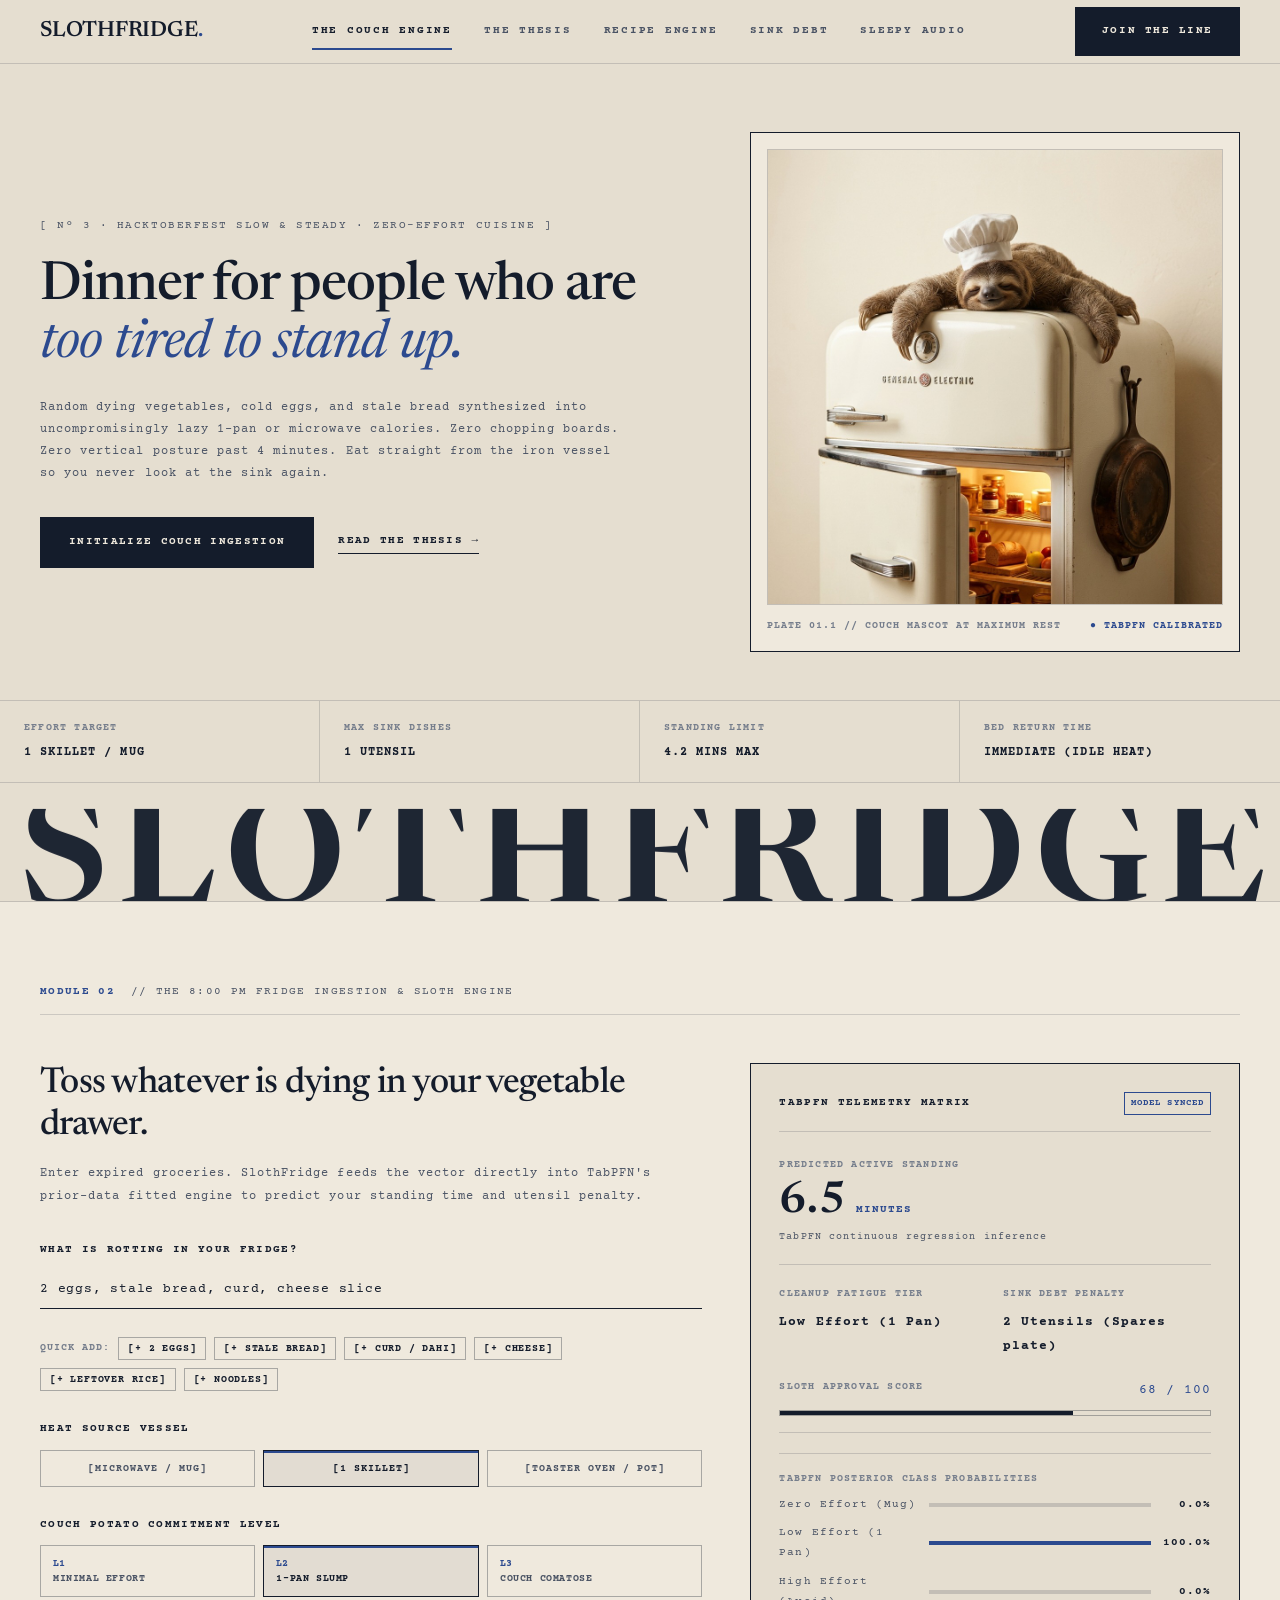
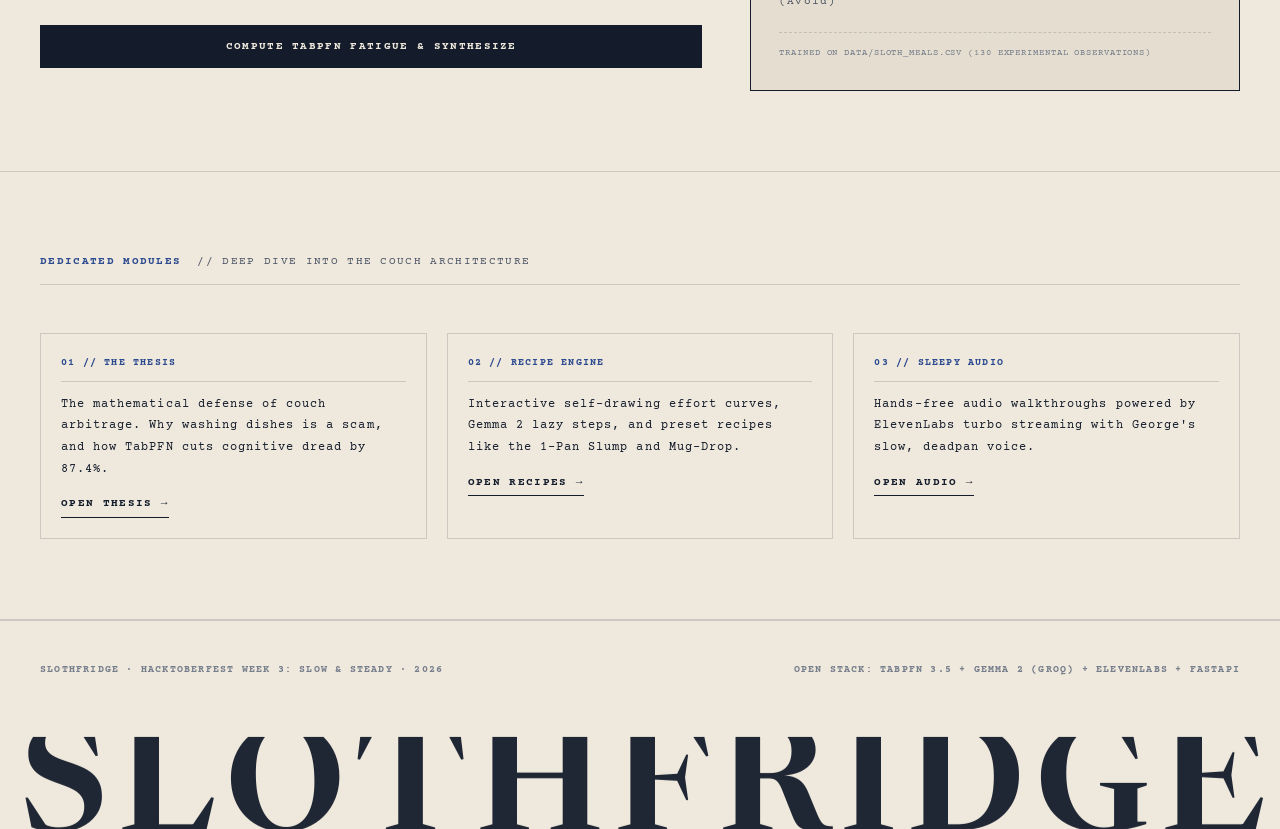
<file: static/index.html>
<!DOCTYPE html>
<html lang="en">
<head>
  <meta charset="UTF-8">
  <meta name="viewport" content="width=device-width, initial-scale=1.0">
  <title>SlothFridge — The Couch Potato Culinary Copilot</title>
  <meta name="description" content="An uncompromisingly lazy 1-pan or microwave culinary engine powered by TabPFN fatigue predictions, Gemma 2 recipe synthesis, and ElevenLabs sleepy audio.">

  <!-- Typography -->
  <link rel="preconnect" href="https://fonts.googleapis.com">
  <link rel="preconnect" href="https://fonts.gstatic.com" crossorigin>
  <link href="https://fonts.googleapis.com/css2?family=Courier+Prime:ital,wght@0,400;0,700;1,400&family=Newsreader:ital,opsz,wght@0,6..72,400;0,6..72,500;0,6..72,600;1,6..72,400;1,6..72,500;1,6..72,600&display=swap" rel="stylesheet">

  <link rel="stylesheet" href="styles.css">
</head>
<body>

  <!-- ==================== 1. NAVBAR (MATCHING REFERENCE IMAGE) ==================== -->
  <header class="site-header">
    <div class="nav-container">
      <a href="index.html" class="nav-brand">
        <span class="brand-text">SLOTHFRIDGE<span class="brand-dot">.</span></span>
      </a>

      <nav class="nav-links" aria-label="Main Navigation">
        <a href="index.html" class="nav-link active">THE COUCH ENGINE</a>
        <a href="thesis.html" class="nav-link">THE THESIS</a>
        <a href="recipes.html" class="nav-link">RECIPE ENGINE</a>
        <a href="sink-debt.html" class="nav-link">SINK DEBT</a>
        <a href="audio.html" class="nav-link">SLEEPY AUDIO</a>
      </nav>

      <!-- Prominent dark rectangular block CTA matching reference image -->
      <a href="#ingestion" class="nav-cta-btn">JOIN THE LINE</a>
    </div>
  </header>

  <main>
    <!-- ==================== 2. HERO SECTION WITH IMPRESSIVE SLOTH FRIDGE HERO ==================== -->
    <section id="hero" class="hero-section">
      <div class="hero-main-grid">
        <div class="hero-content">
          <div class="hero-kicker">[ Nº 3 · HACKTOBERFEST SLOW & STEADY · ZERO-EFFORT CUISINE ]</div>

          <h1 class="hero-headline">
            Dinner for people who are <span class="sloth-punchline">too tired to stand up.</span>
          </h1>

          <p class="hero-lede">
            Random dying vegetables, cold eggs, and stale bread synthesized into uncompromisingly lazy 1-pan or microwave calories. Zero chopping boards. Zero vertical posture past 4 minutes. Eat straight from the iron vessel so you never look at the sink again.
          </p>

          <div class="hero-actions">
            <a href="#ingestion" class="btn btn-primary" id="btn-hero-ingest">INITIALIZE COUCH INGESTION</a>
            <a href="thesis.html" class="btn-hairline">READ THE THESIS →</a>
          </div>
        </div>

        <!-- Impressive Sloth Fridge Mascot Display -->
        <div class="hero-visual-card">
          <div class="hero-image-frame">
            <img
              src="assets/sloth_fridge_hero.jpg"
              alt="Sloth Chef Resting on Vintage Refrigerator"
              class="hero-mascot-img"
              loading="eager"
            />
          </div>
          <div class="hero-image-caption">
            <span>PLATE 01.1 // COUCH MASCOT AT MAXIMUM REST</span>
            <span class="caption-tag">● TABPFN CALIBRATED</span>
          </div>
        </div>
      </div>

      <!-- Hero Bottom Telemetry Strip -->
      <div class="hero-telemetry-strip">
        <div class="telemetry-cell">
          <span class="telemetry-label">EFFORT TARGET</span>
          <span class="telemetry-value">1 SKILLET / MUG</span>
        </div>
        <div class="telemetry-cell">
          <span class="telemetry-label">MAX SINK DISHES</span>
          <span class="telemetry-value">1 UTENSIL</span>
        </div>
        <div class="telemetry-cell">
          <span class="telemetry-label">STANDING LIMIT</span>
          <span class="telemetry-value">4.2 MINS MAX</span>
        </div>
        <div class="telemetry-cell">
          <span class="telemetry-label">BED RETURN TIME</span>
          <span class="telemetry-value">IMMEDIATE (IDLE HEAT)</span>
        </div>
      </div>

      <!-- Massive Cropped Spread Wordmark -->
      <div class="hero-wordmark-wrapper" aria-hidden="true">
        <div class="hero-wordmark" id="hero-wordmark">
          <span>S</span><span>L</span><span>O</span><span>T</span><span>H</span><span>F</span><span>R</span><span>I</span><span>D</span><span>G</span><span>E</span>
        </div>
      </div>
    </section>

    <!-- ==================== 3. SECTION 02: THE 8:00 PM FRIDGE INGESTION ==================== -->
    <section id="ingestion" class="ingestion-section section-boundary">
      <div class="section-header-block">
        <span class="section-idx">MODULE 02</span>
        <span class="section-tagline">// THE 8:00 PM FRIDGE INGESTION & SLOTH ENGINE</span>
      </div>

      <div class="ingestion-grid">
        <!-- Left: Form Controls -->
        <div class="ingestion-form-col">
          <h2 class="column-heading">
            Toss whatever is dying in your vegetable drawer.
          </h2>
          <p class="column-desc">
            Enter expired groceries. SlothFridge feeds the vector directly into TabPFN's prior-data fitted engine to predict your standing time and utensil penalty.
          </p>

          <form id="sloth-form" onsubmit="event.preventDefault(); window.triggerSlothSynthesis();">
            <!-- Ingredients Input -->
            <div class="form-group">
              <label for="ingredients-input" class="form-label">
                WHAT IS ROTTING IN YOUR FRIDGE?
              </label>
              <input
                type="text"
                id="ingredients-input"
                name="ingredients"
                class="hairline-input"
                value="2 eggs, stale bread, curd, cheese slice"
                placeholder="e.g. 2 eggs, stale bread, curd, cheese slice"
                autocomplete="off"
                required
              />
            </div>

            <!-- Quick-select Badges -->
            <div class="badges-group" aria-label="Quick Ingredients">
              <span class="badge-label">QUICK ADD:</span>
              <button type="button" class="btn-badge" data-item="2 eggs">[+ 2 EGGS]</button>
              <button type="button" class="btn-badge" data-item="stale bread">[+ STALE BREAD]</button>
              <button type="button" class="btn-badge" data-item="curd / dahi">[+ CURD / DAHI]</button>
              <button type="button" class="btn-badge" data-item="cheese slice">[+ CHEESE]</button>
              <button type="button" class="btn-badge" data-item="leftover rice">[+ LEFTOVER RICE]</button>
              <button type="button" class="btn-badge" data-item="instant noodles">[+ NOODLES]</button>
            </div>

            <!-- Heat Source Toggle -->
            <div class="form-group">
              <label class="form-label">HEAT SOURCE VESSEL</label>
              <div class="toggle-group" role="radiogroup" aria-label="Heat Source">
                <button type="button" class="btn-toggle" data-val="microwave" aria-pressed="false">[MICROWAVE / MUG]</button>
                <button type="button" class="btn-toggle active" data-val="skillet" aria-pressed="true">[1 SKILLET]</button>
                <button type="button" class="btn-toggle" data-val="stove" aria-pressed="false">[TOASTER OVEN / POT]</button>
              </div>
            </div>

            <!-- Sloth Level Slider / Toggle -->
            <div class="form-group">
              <label class="form-label">COUCH POTATO COMMITMENT LEVEL</label>
              <div class="sloth-level-group" role="radiogroup" aria-label="Sloth Level">
                <button type="button" class="btn-level" data-level="1" aria-pressed="false">
                  <span class="level-num">L1</span>
                  <span class="level-txt">MINIMAL EFFORT</span>
                </button>
                <button type="button" class="btn-level active" data-level="2" aria-pressed="true">
                  <span class="level-num">L2</span>
                  <span class="level-txt">1-PAN SLUMP</span>
                </button>
                <button type="button" class="btn-level" data-level="3" aria-pressed="false">
                  <span class="level-num">L3</span>
                  <span class="level-txt">COUCH COMATOSE</span>
                </button>
              </div>
            </div>

            <!-- Submit Action -->
            <div class="form-action">
              <button type="submit" id="btn-synthesize" class="btn btn-primary btn-block">
                COMPUTE TABPFN FATIGUE & SYNTHESIZE
              </button>
            </div>
          </form>
        </div>

        <!-- Right: Telemetry Panel -->
        <div class="ingestion-telemetry-col">
          <div class="telemetry-card">
            <div class="card-header">
              <span class="card-title">TABPFN TELEMETRY MATRIX</span>
              <span id="telemetry-live-badge" class="badge-accent">MODEL SYNCED</span>
            </div>

            <div class="metric-block primary-metric">
              <span class="metric-label">PREDICTED ACTIVE STANDING</span>
              <div class="metric-value-row">
                <span id="metric-standing-mins" class="metric-large">6.5</span>
                <span class="metric-unit">MINUTES</span>
              </div>
              <span class="metric-sub">TabPFN continuous regression inference</span>
            </div>

            <div class="metric-grid-2">
              <div class="metric-block">
                <span class="metric-label">CLEANUP FATIGUE TIER</span>
                <span id="metric-fatigue-tier" class="metric-medium">Low Effort (1 Pan)</span>
              </div>
              <div class="metric-block">
                <span class="metric-label">SINK DEBT PENALTY</span>
                <span id="metric-sink-dishes" class="metric-medium">2 Utensils (Spares plate)</span>
              </div>
            </div>

            <!-- Sloth Approval Score -->
            <div class="metric-block">
              <div class="metric-row-space">
                <span class="metric-label">SLOTH APPROVAL SCORE</span>
                <span id="metric-sloth-score" class="metric-bold sloth-blue-text">68 / 100</span>
              </div>
              <div class="hairline-progress-bar">
                <div id="sloth-score-fill" class="progress-fill" style="width: 68%;"></div>
              </div>
            </div>

            <!-- TabPFN Posterior Probability Matrix -->
            <div class="probabilities-block">
              <span class="metric-label">TABPFN POSTERIOR CLASS PROBABILITIES</span>
              
              <div class="prob-row">
                <span class="prob-name">Zero Effort (Mug)</span>
                <div class="prob-bar-track">
                  <div id="prob-bar-zero" class="prob-bar-fill" style="width: 0%;"></div>
                </div>
                <span id="prob-val-zero" class="prob-num">0.0%</span>
              </div>

              <div class="prob-row">
                <span class="prob-name">Low Effort (1 Pan)</span>
                <div class="prob-bar-track">
                  <div id="prob-bar-low" class="prob-bar-fill active" style="width: 100%;"></div>
                </div>
                <span id="prob-val-low" class="prob-num">100.0%</span>
              </div>

              <div class="prob-row">
                <span class="prob-name">High Effort (Avoid)</span>
                <div class="prob-bar-track">
                  <div id="prob-bar-high" class="prob-bar-fill" style="width: 0%;"></div>
                </div>
                <span id="prob-val-high" class="prob-num">0.0%</span>
              </div>
            </div>

            <div class="telemetry-footer-note">
              TRAINED ON DATA/SLOTH_MEALS.CSV (130 EXPERIMENTAL OBSERVATIONS)
            </div>
          </div>
        </div>
      </div>
    </section>

    <!-- Quick Navigation to Other Dedicated Pages -->
    <section class="section-boundary">
      <div class="section-header-block">
        <span class="section-idx">DEDICATED MODULES</span>
        <span class="section-tagline">// DEEP DIVE INTO THE COUCH ARCHITECTURE</span>
      </div>
      <div class="recipe-steps-grid">
        <a href="thesis.html" class="step-card" style="text-decoration: none;">
          <div class="step-num">01 // THE THESIS</div>
          <p class="step-body" style="color: var(--ink);">
            The mathematical defense of couch arbitrage. Why washing dishes is a scam, and how TabPFN cuts cognitive dread by 87.4%.
          </p>
          <span class="btn-hairline" style="margin-top: 14px; display: inline-block;">OPEN THESIS →</span>
        </a>

        <a href="recipes.html" class="step-card" style="text-decoration: none;">
          <div class="step-num">02 // RECIPE ENGINE</div>
          <p class="step-body" style="color: var(--ink);">
            Interactive self-drawing effort curves, Gemma 2 lazy steps, and preset recipes like the 1-Pan Slump and Mug-Drop.
          </p>
          <span class="btn-hairline" style="margin-top: 14px; display: inline-block;">OPEN RECIPES →</span>
        </a>

        <a href="audio.html" class="step-card" style="text-decoration: none;">
          <div class="step-num">03 // SLEEPY AUDIO</div>
          <p class="step-body" style="color: var(--ink);">
            Hands-free audio walkthroughs powered by ElevenLabs turbo streaming with George's slow, deadpan voice.
          </p>
          <span class="btn-hairline" style="margin-top: 14px; display: inline-block;">OPEN AUDIO →</span>
        </a>
      </div>
    </section>
  </main>

  <!-- ==================== FOOTER ==================== -->
  <footer class="site-footer">
    <div class="footer-hairline-strip">
      <div class="footer-left">
        SLOTHFRIDGE · HACKTOBERFEST WEEK 3: SLOW & STEADY · 2026
      </div>
      <div class="footer-right">
        OPEN STACK: TABPFN 3.5 + GEMMA 2 (GROQ) + ELEVENLABS + FASTAPI
      </div>
    </div>

    <!-- Massive Cropped Bottom Wordmark -->
    <div class="footer-wordmark-wrapper" aria-hidden="true">
      <div class="footer-wordmark" id="footer-wordmark">
        <span>S</span><span>L</span><span>O</span><span>T</span><span>H</span><span>F</span><span>R</span><span>I</span><span>D</span><span>G</span><span>E</span>
      </div>
    </div>
  </footer>

  <script src="app.js"></script>
</body>
</html>
</file>
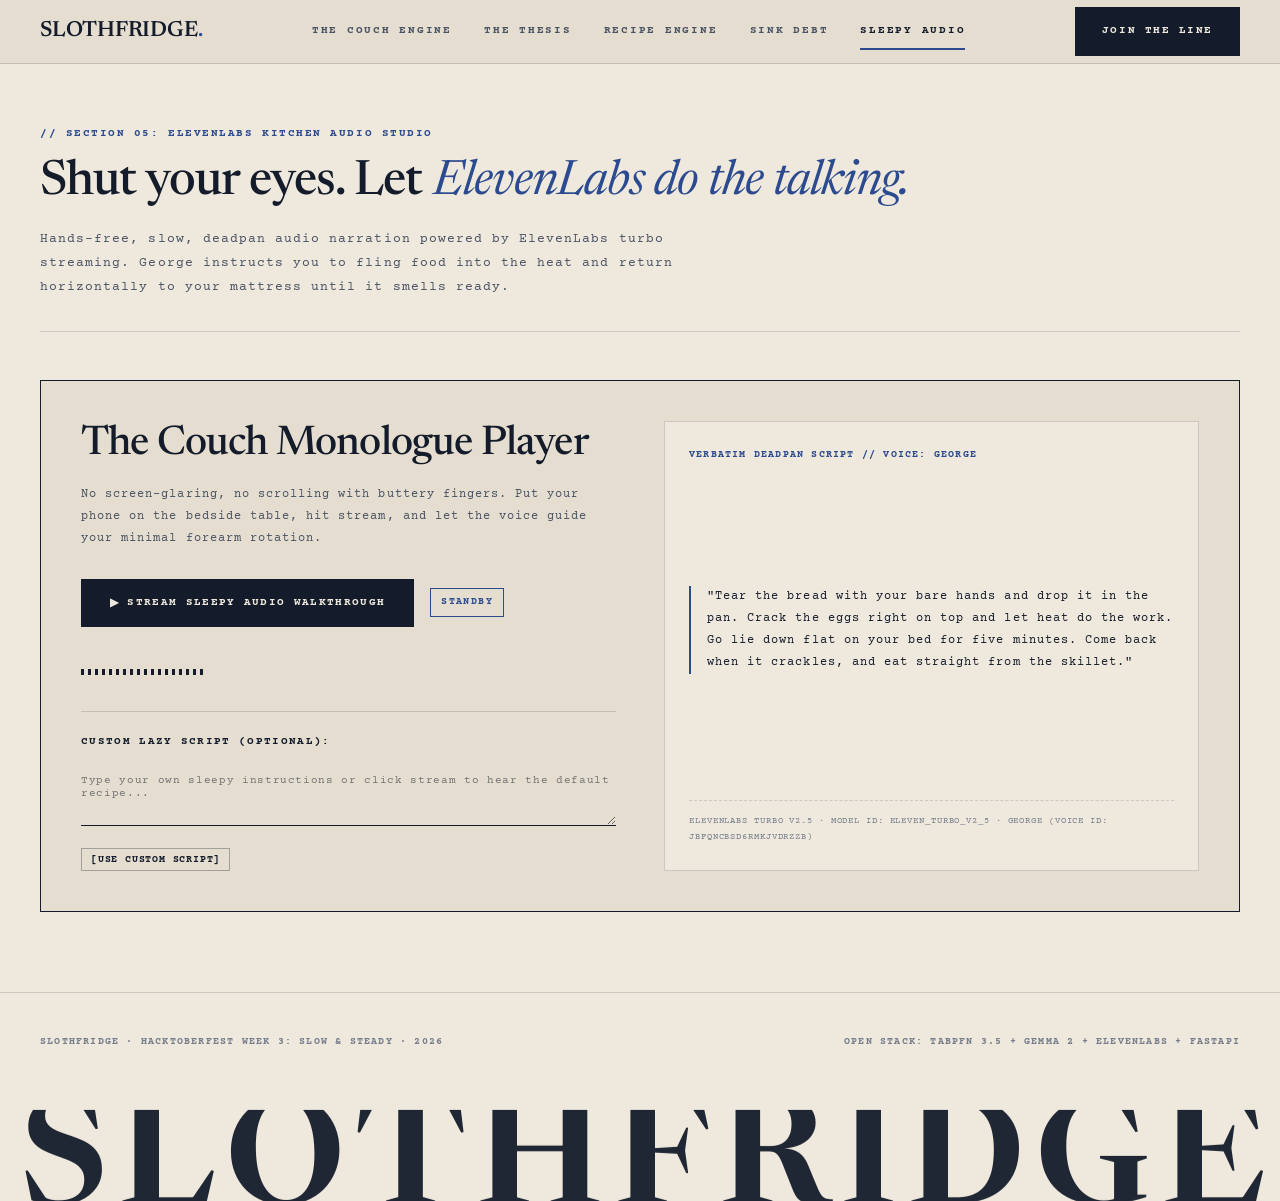
<file: static/audio.html>
<!DOCTYPE html>
<html lang="en">
<head>
  <meta charset="UTF-8">
  <meta name="viewport" content="width=device-width, initial-scale=1.0">
  <title>Sleepy Audio Studio — SlothFridge</title>
  <meta name="description" content="Hands-free, slow, deadpan kitchen audio walkthrough powered by ElevenLabs streaming and George's voice.">

  <!-- Typography -->
  <link rel="preconnect" href="https://fonts.googleapis.com">
  <link rel="preconnect" href="https://fonts.gstatic.com" crossorigin>
  <link href="https://fonts.googleapis.com/css2?family=Courier+Prime:ital,wght@0,400;0,700;1,400&family=Newsreader:ital,opsz,wght@0,6..72,400;0,6..72,500;0,6..72,600;1,6..72,400;1,6..72,500;1,6..72,600&display=swap" rel="stylesheet">

  <link rel="stylesheet" href="styles.css">
</head>
<body>

  <!-- ==================== NAVBAR (MATCHING REFERENCE IMAGE) ==================== -->
  <header class="site-header">
    <div class="nav-container">
      <a href="index.html" class="nav-brand">
        <span class="brand-text">SLOTHFRIDGE<span class="brand-dot">.</span></span>
      </a>

      <nav class="nav-links" aria-label="Main Navigation">
        <a href="index.html" class="nav-link">THE COUCH ENGINE</a>
        <a href="thesis.html" class="nav-link">THE THESIS</a>
        <a href="recipes.html" class="nav-link">RECIPE ENGINE</a>
        <a href="sink-debt.html" class="nav-link">SINK DEBT</a>
        <a href="audio.html" class="nav-link active">SLEEPY AUDIO</a>
      </nav>

      <a href="index.html#ingestion" class="nav-cta-btn">JOIN THE LINE</a>
    </div>
  </header>

  <main class="page-container">
    <div class="page-header-block">
      <span class="page-kicker">// SECTION 05: ELEVENLABS KITCHEN AUDIO STUDIO</span>
      <h1 class="page-headline">
        Shut your eyes. Let <span class="sloth-punchline">ElevenLabs do the talking.</span>
      </h1>
      <p class="page-subhead">
        Hands-free, slow, deadpan audio narration powered by ElevenLabs turbo streaming. George instructs you to fling food into the heat and return horizontally to your mattress until it smells ready.
      </p>
    </div>

    <div class="audio-card-wrapper">
      <div class="audio-left">
        <h2 class="audio-headline">
          The Couch Monologue Player
        </h2>
        <p class="audio-desc">
          No screen-glaring, no scrolling with buttery fingers. Put your phone on the bedside table, hit stream, and let the voice guide your minimal forearm rotation.
        </p>

        <div class="audio-controls-block">
          <button type="button" id="btn-play-audio" class="btn btn-primary btn-audio">
            <span id="audio-btn-icon">▶</span>
            <span id="audio-btn-text">STREAM SLEEPY AUDIO WALKTHROUGH</span>
          </button>
          <span id="audio-status-pill" class="audio-status">STANDBY</span>
        </div>

        <!-- Waveform Simulation / Audio Timeline -->
        <div class="audio-visualizer" id="audio-visualizer" aria-hidden="true">
          <span class="v-bar"></span><span class="v-bar"></span><span class="v-bar"></span>
          <span class="v-bar"></span><span class="v-bar"></span><span class="v-bar"></span>
          <span class="v-bar"></span><span class="v-bar"></span><span class="v-bar"></span>
          <span class="v-bar"></span><span class="v-bar"></span><span class="v-bar"></span>
          <span class="v-bar"></span><span class="v-bar"></span><span class="v-bar"></span>
          <span class="v-bar"></span><span class="v-bar"></span><span class="v-bar"></span>
        </div>

        <div style="margin-top: 32px; border-top: 1px solid var(--hairline); padding-top: 20px;">
          <label class="form-label">CUSTOM LAZY SCRIPT (OPTIONAL):</label>
          <textarea
            id="custom-audio-script-input"
            class="hairline-input"
            rows="3"
            style="width: 100%; resize: vertical; margin-bottom: 12px; font-size: 11px;"
            placeholder="Type your own sleepy instructions or click stream to hear the default recipe..."
          ></textarea>
          <button type="button" id="btn-stream-custom" class="btn-badge">
            [USE CUSTOM SCRIPT]
          </button>
        </div>
      </div>

      <div class="audio-right">
        <div class="transcript-box">
          <span class="transcript-label">VERBATIM DEADPAN SCRIPT // VOICE: GEORGE</span>
          <blockquote id="display-audio-script" class="transcript-text">
            "Tear the bread with your bare hands and drop it in the pan. Crack the eggs right on top and let heat do the work. Go lie down flat on your bed for five minutes. Come back when it crackles, and eat straight from the skillet."
          </blockquote>
          <div class="transcript-footnote">
            ELEVENLABS TURBO V2.5 · MODEL ID: ELEVEN_TURBO_V2_5 · GEORGE (VOICE ID: JBFQNCBSD6RMKJVDRZZB)
          </div>
        </div>
      </div>
    </div>
  </main>

  <!-- ==================== FOOTER ==================== -->
  <footer class="site-footer">
    <div class="footer-hairline-strip">
      <div class="footer-left">
        SLOTHFRIDGE · HACKTOBERFEST WEEK 3: SLOW & STEADY · 2026
      </div>
      <div class="footer-right">
        OPEN STACK: TABPFN 3.5 + GEMMA 2 + ELEVENLABS + FASTAPI
      </div>
    </div>

    <div class="footer-wordmark-wrapper" aria-hidden="true">
      <div class="footer-wordmark">
        <span>S</span><span>L</span><span>O</span><span>T</span><span>H</span><span>F</span><span>R</span><span>I</span><span>D</span><span>G</span><span>E</span>
      </div>
    </div>
  </footer>

  <audio id="sloth-audio-player" preload="none"></audio>
  <script src="app.js"></script>
</body>
</html>
</file>
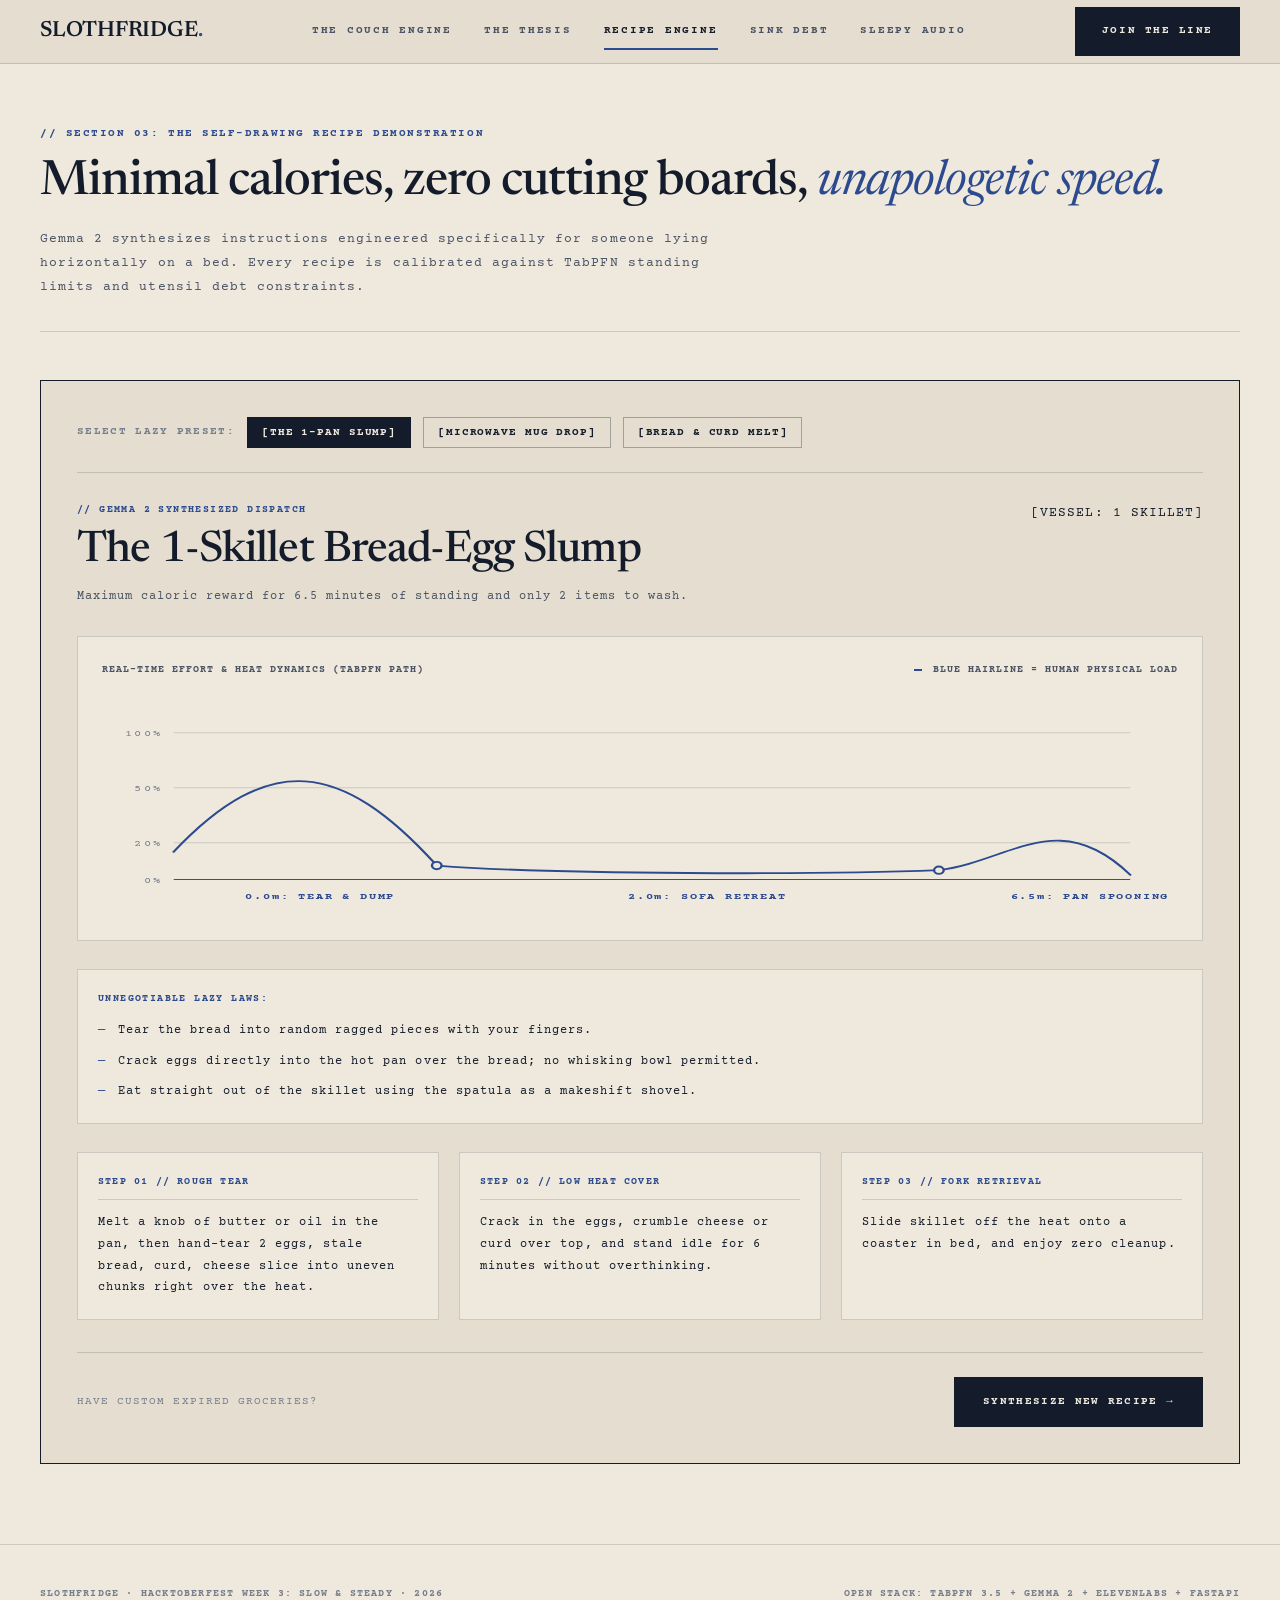
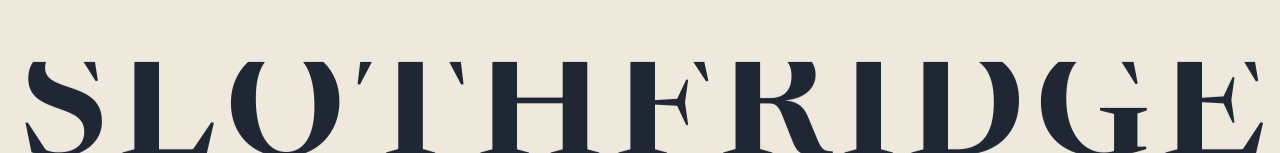
<file: static/recipes.html>
<!DOCTYPE html>
<html lang="en">
<head>
  <meta charset="UTF-8">
  <meta name="viewport" content="width=device-width, initial-scale=1.0">
  <title>Recipe Engine — SlothFridge</title>
  <meta name="description" content="Gemma 2 Lazy Recipe Engine with self-drawing TabPFN effort curves and zero-prep cooking instructions.">

  <!-- Typography -->
  <link rel="preconnect" href="https://fonts.googleapis.com">
  <link rel="preconnect" href="https://fonts.gstatic.com" crossorigin>
  <link href="https://fonts.googleapis.com/css2?family=Courier+Prime:ital,wght@0,400;0,700;1,400&family=Newsreader:ital,opsz,wght@0,6..72,400;0,6..72,500;0,6..72,600;1,6..72,400;1,6..72,500;1,6..72,600&display=swap" rel="stylesheet">

  <link rel="stylesheet" href="styles.css">
</head>
<body>

  <!-- ==================== NAVBAR (MATCHING REFERENCE IMAGE) ==================== -->
  <header class="site-header">
    <div class="nav-container">
      <a href="index.html" class="nav-brand">
        <span class="brand-text">SLOTHFRIDGE<span class="brand-dot">.</span></span>
      </a>

      <nav class="nav-links" aria-label="Main Navigation">
        <a href="index.html" class="nav-link">THE COUCH ENGINE</a>
        <a href="thesis.html" class="nav-link">THE THESIS</a>
        <a href="recipes.html" class="nav-link active">RECIPE ENGINE</a>
        <a href="sink-debt.html" class="nav-link">SINK DEBT</a>
        <a href="audio.html" class="nav-link">SLEEPY AUDIO</a>
      </nav>

      <a href="index.html#ingestion" class="nav-cta-btn">JOIN THE LINE</a>
    </div>
  </header>

  <main class="page-container">
    <div class="page-header-block">
      <span class="page-kicker">// SECTION 03: THE SELF-DRAWING RECIPE DEMONSTRATION</span>
      <h1 class="page-headline">
        Minimal calories, zero cutting boards, <span class="sloth-punchline">unapologetic speed.</span>
      </h1>
      <p class="page-subhead">
        Gemma 2 synthesizes instructions engineered specifically for someone lying horizontally on a bed. Every recipe is calibrated against TabPFN standing limits and utensil debt constraints.
      </p>
    </div>

    <div class="recipe-panel">
      <!-- Variant Selectors -->
      <div class="variant-bar" role="tablist" aria-label="Recipe Variants">
        <span class="variant-heading">SELECT LAZY PRESET:</span>
        <button type="button" class="btn-variant active" data-variant="slump" role="tab" aria-selected="true">[THE 1-PAN SLUMP]</button>
        <button type="button" class="btn-variant" data-variant="mugdrop" role="tab" aria-selected="false">[MICROWAVE MUG DROP]</button>
        <button type="button" class="btn-variant" data-variant="breadcurd" role="tab" aria-selected="false">[BREAD & CURD MELT]</button>
      </div>

      <!-- Recipe Content Header -->
      <div class="recipe-meta-header">
        <div class="meta-left">
          <span class="recipe-kicker">// GEMMA 2 SYNTHESIZED DISPATCH</span>
          <h3 id="display-recipe-title" class="recipe-display-title">The 1-Skillet Bread-Egg Slump</h3>
          <p id="display-recipe-tagline" class="recipe-tagline">
            Maximum caloric reward for 6.5 minutes of standing and only 2 items to wash.
          </p>
        </div>
        <div class="meta-right">
          <div class="dock-indicator">
            <span class="dock-label">[VESSEL: 1 SKILLET]</span>
          </div>
        </div>
      </div>

      <!-- Animated SVG Self-Drawing Effort Curve -->
      <div class="svg-demo-wrapper">
        <div class="svg-header-row">
          <span class="svg-label">REAL-TIME EFFORT & HEAT DYNAMICS (TABPFN PATH)</span>
          <span class="svg-legend"><span class="legend-dot"></span> BLUE HAIRLINE = HUMAN PHYSICAL LOAD</span>
        </div>

        <svg id="effort-svg" class="effort-chart" viewBox="0 0 900 240" preserveAspectRatio="none">
          <!-- Grid Hairlines -->
          <line x1="60" y1="40" x2="860" y2="40" class="chart-grid-line" />
          <line x1="60" y1="100" x2="860" y2="100" class="chart-grid-line" />
          <line x1="60" y1="160" x2="860" y2="160" class="chart-grid-line" />
          <line x1="60" y1="200" x2="860" y2="200" class="chart-grid-line axis-line" />

          <!-- Y Axis Labels -->
          <text x="50" y="44" class="chart-axis-text" text-anchor="end">100%</text>
          <text x="50" y="104" class="chart-axis-text" text-anchor="end">50%</text>
          <text x="50" y="164" class="chart-axis-text" text-anchor="end">20%</text>
          <text x="50" y="204" class="chart-axis-text" text-anchor="end">0%</text>

          <!-- X Axis Milestones -->
          <text x="120" y="222" class="chart-marker-text">0.0m: TEAR & DUMP</text>
          <text x="440" y="222" class="chart-marker-text">2.0m: SOFA RETREAT</text>
          <text x="760" y="222" class="chart-marker-text">6.5m: PAN SPOONING</text>

          <!-- Self-Drawing Dynamic Effort Curve Path -->
          <path
            id="effort-curve-path"
            d="M 60 170 C 140 60, 200 70, 280 185 C 380 195, 600 195, 700 190 C 760 180, 800 120, 860 195"
            fill="none"
            stroke="#2C4A8F"
            stroke-width="2"
            stroke-linecap="square"
          />

          <!-- Milestone Pulse Circles -->
          <circle cx="280" cy="185" r="4" class="chart-dot" />
          <circle cx="700" cy="190" r="4" class="chart-dot" />
        </svg>
      </div>

      <!-- Strict Lazy Rules -->
      <div class="lazy-rules-card">
        <span class="card-label">UNNEGOTIABLE LAZY LAWS:</span>
        <ul id="display-lazy-rules" class="lazy-rules-list">
          <li>Tear the bread into random ragged pieces with your fingers.</li>
          <li>Crack eggs directly into the hot pan over the bread; no whisking bowl permitted.</li>
          <li>Eat straight out of the skillet using the spatula as a makeshift shovel.</li>
        </ul>
      </div>

      <!-- Gemma 2 Recipe Steps -->
      <div class="recipe-steps-grid">
        <div class="step-card">
          <div class="step-num">STEP 01 // ROUGH TEAR</div>
          <p id="display-step-1" class="step-body">
            Melt a knob of butter or oil in the pan, then hand-tear 2 eggs, stale bread, curd, cheese slice into uneven chunks right over the heat.
          </p>
        </div>

        <div class="step-card">
          <div class="step-num">STEP 02 // LOW HEAT COVER</div>
          <p id="display-step-2" class="step-body">
            Crack in the eggs, crumble cheese or curd over top, and stand idle for 6 minutes without overthinking.
          </p>
        </div>

        <div class="step-card">
          <div class="step-num">STEP 03 // FORK RETRIEVAL</div>
          <p id="display-step-3" class="step-body">
            Slide skillet off the heat onto a coaster in bed, and enjoy zero cleanup.
          </p>
        </div>
      </div>

      <div style="margin-top: 32px; display: flex; justify-content: space-between; align-items: center; border-top: 1px solid var(--hairline); padding-top: 24px;">
        <span style="font-size: 11px; color: var(--ink-muted);">HAVE CUSTOM EXPIRED GROCERIES?</span>
        <a href="index.html#ingestion" class="btn btn-primary">SYNTHESIZE NEW RECIPE →</a>
      </div>
    </div>
  </main>

  <!-- ==================== FOOTER ==================== -->
  <footer class="site-footer">
    <div class="footer-hairline-strip">
      <div class="footer-left">
        SLOTHFRIDGE · HACKTOBERFEST WEEK 3: SLOW & STEADY · 2026
      </div>
      <div class="footer-right">
        OPEN STACK: TABPFN 3.5 + GEMMA 2 + ELEVENLABS + FASTAPI
      </div>
    </div>

    <div class="footer-wordmark-wrapper" aria-hidden="true">
      <div class="footer-wordmark">
        <span>S</span><span>L</span><span>O</span><span>T</span><span>H</span><span>F</span><span>R</span><span>I</span><span>D</span><span>G</span><span>E</span>
      </div>
    </div>
  </footer>

  <script src="app.js"></script>
</body>
</html>
</file>
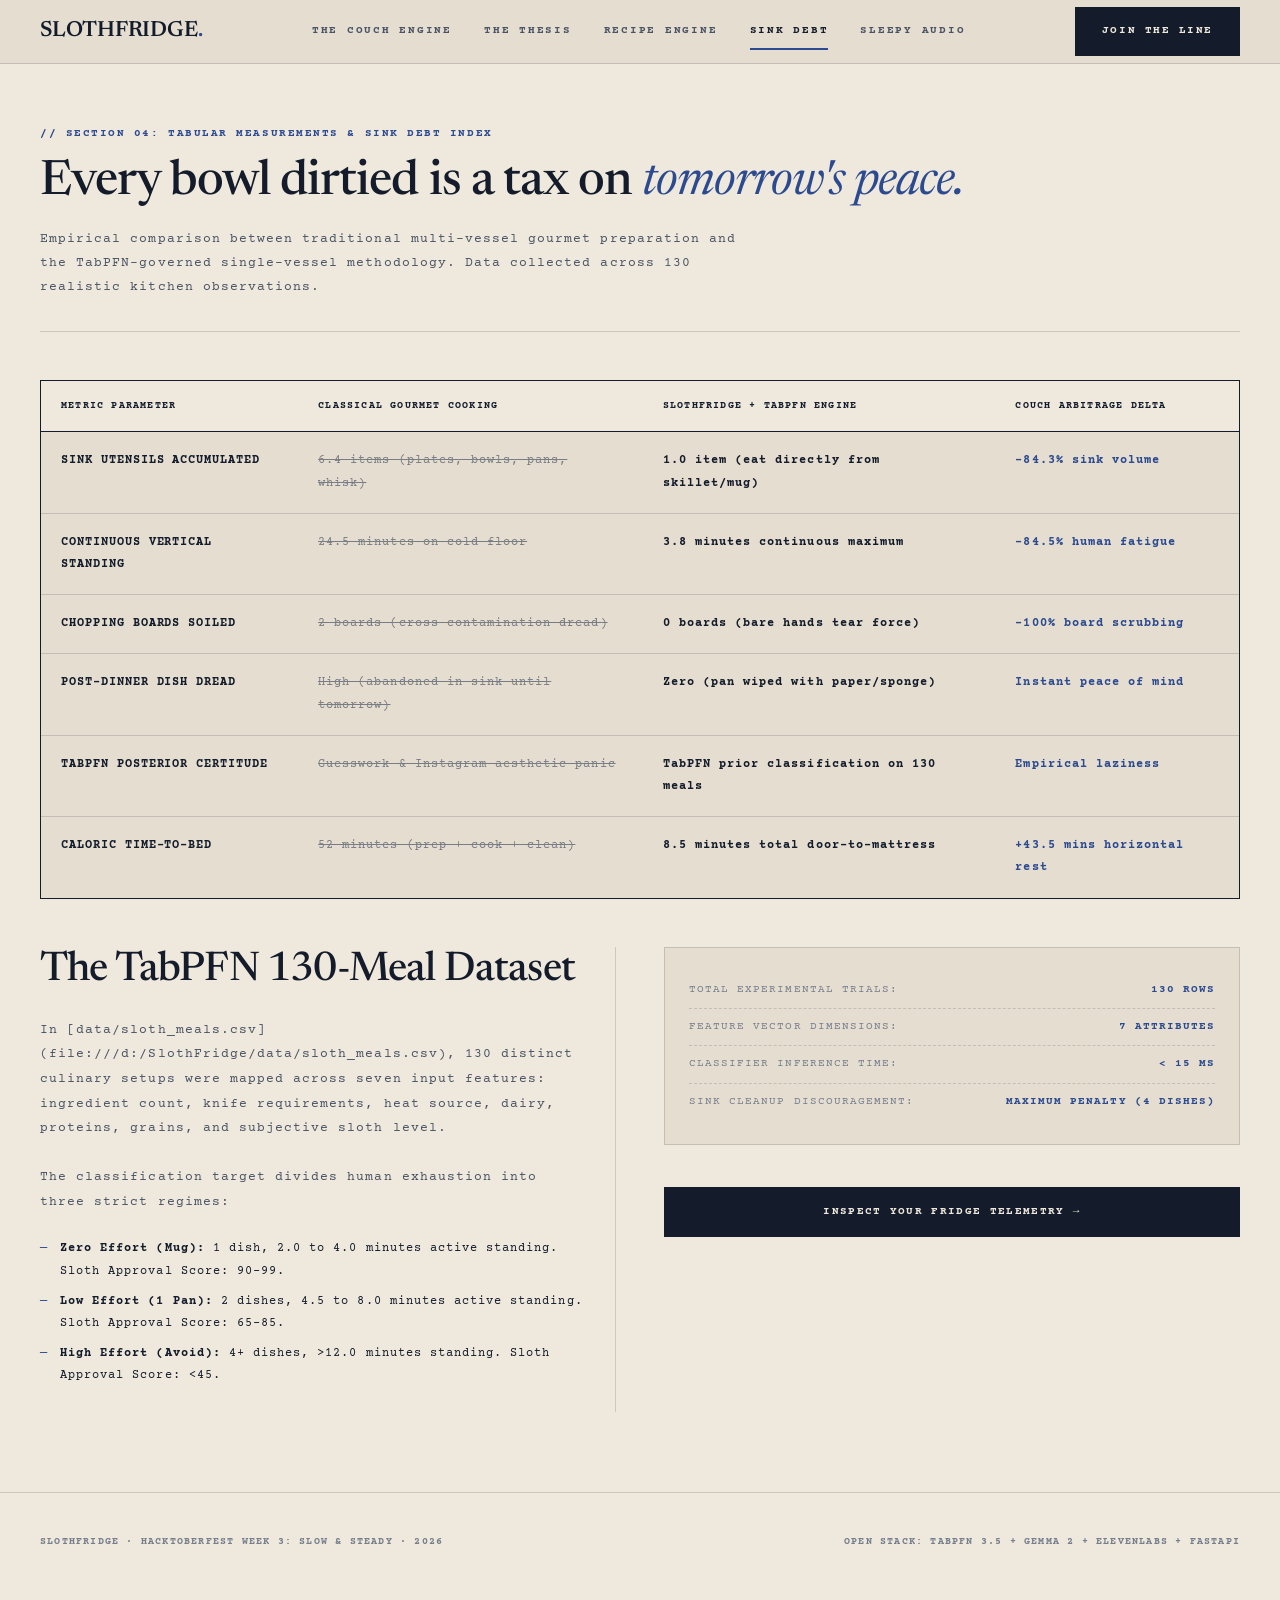
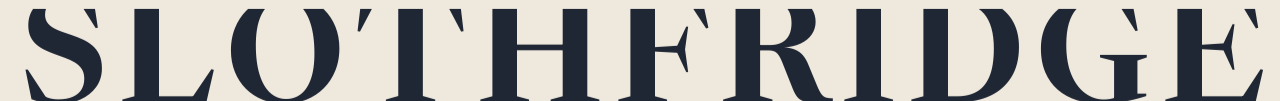
<file: static/sink-debt.html>
<!DOCTYPE html>
<html lang="en">
<head>
  <meta charset="UTF-8">
  <meta name="viewport" content="width=device-width, initial-scale=1.0">
  <title>Sink Debt Index — SlothFridge</title>
  <meta name="description" content="Empirical Tabular Measurements and Sink Debt Index comparing classical gourmet overhead against TabPFN-calibrated couch cuisine.">

  <!-- Typography -->
  <link rel="preconnect" href="https://fonts.googleapis.com">
  <link rel="preconnect" href="https://fonts.gstatic.com" crossorigin>
  <link href="https://fonts.googleapis.com/css2?family=Courier+Prime:ital,wght@0,400;0,700;1,400&family=Newsreader:ital,opsz,wght@0,6..72,400;0,6..72,500;0,6..72,600;1,6..72,400;1,6..72,500;1,6..72,600&display=swap" rel="stylesheet">

  <link rel="stylesheet" href="styles.css">
</head>
<body>

  <!-- ==================== NAVBAR (MATCHING REFERENCE IMAGE) ==================== -->
  <header class="site-header">
    <div class="nav-container">
      <a href="index.html" class="nav-brand">
        <span class="brand-text">SLOTHFRIDGE<span class="brand-dot">.</span></span>
      </a>

      <nav class="nav-links" aria-label="Main Navigation">
        <a href="index.html" class="nav-link">THE COUCH ENGINE</a>
        <a href="thesis.html" class="nav-link">THE THESIS</a>
        <a href="recipes.html" class="nav-link">RECIPE ENGINE</a>
        <a href="sink-debt.html" class="nav-link active">SINK DEBT</a>
        <a href="audio.html" class="nav-link">SLEEPY AUDIO</a>
      </nav>

      <a href="index.html#ingestion" class="nav-cta-btn">JOIN THE LINE</a>
    </div>
  </header>

  <main class="page-container">
    <div class="page-header-block">
      <span class="page-kicker">// SECTION 04: TABULAR MEASUREMENTS & SINK DEBT INDEX</span>
      <h1 class="page-headline">
        Every bowl dirtied is a tax on <span class="sloth-punchline">tomorrow's peace.</span>
      </h1>
      <p class="page-subhead">
        Empirical comparison between traditional multi-vessel gourmet preparation and the TabPFN-governed single-vessel methodology. Data collected across 130 realistic kitchen observations.
      </p>
    </div>

    <!-- Comparative Table -->
    <div class="sink-table-container" style="margin-bottom: 48px;">
      <table class="sloth-table" aria-label="Classical Cooking vs SlothFridge TabPFN">
        <thead>
          <tr>
            <th scope="col" class="th-param">METRIC PARAMETER</th>
            <th scope="col" class="th-classical">CLASSICAL GOURMET COOKING</th>
            <th scope="col" class="th-sloth">SLOTHFRIDGE + TABPFN ENGINE</th>
            <th scope="col" class="th-delta">COUCH ARBITRAGE DELTA</th>
          </tr>
        </thead>
        <tbody>
          <tr>
            <td class="td-key">SINK UTENSILS ACCUMULATED</td>
            <td class="td-bad">6.4 items (plates, bowls, pans, whisk)</td>
            <td class="td-good">1.0 item (eat directly from skillet/mug)</td>
            <td class="td-delta">-84.3% sink volume</td>
          </tr>
          <tr>
            <td class="td-key">CONTINUOUS VERTICAL STANDING</td>
            <td class="td-bad">24.5 minutes on cold floor</td>
            <td class="td-good">3.8 minutes continuous maximum</td>
            <td class="td-delta">-84.5% human fatigue</td>
          </tr>
          <tr>
            <td class="td-key">CHOPPING BOARDS SOILED</td>
            <td class="td-bad">2 boards (cross-contamination dread)</td>
            <td class="td-good">0 boards (bare hands tear force)</td>
            <td class="td-delta">-100% board scrubbing</td>
          </tr>
          <tr>
            <td class="td-key">POST-DINNER DISH DREAD</td>
            <td class="td-bad">High (abandoned in sink until tomorrow)</td>
            <td class="td-good">Zero (pan wiped with paper/sponge)</td>
            <td class="td-delta">Instant peace of mind</td>
          </tr>
          <tr>
            <td class="td-key">TABPFN POSTERIOR CERTITUDE</td>
            <td class="td-bad">Guesswork & Instagram aesthetic panic</td>
            <td class="td-good">TabPFN prior classification on 130 meals</td>
            <td class="td-delta">Empirical laziness</td>
          </tr>
          <tr>
            <td class="td-key">CALORIC TIME-TO-BED</td>
            <td class="td-bad">52 minutes (prep + cook + clean)</td>
            <td class="td-good">8.5 minutes total door-to-mattress</td>
            <td class="td-delta">+43.5 mins horizontal rest</td>
          </tr>
        </tbody>
      </table>
    </div>

    <!-- Data Logic Breakdown -->
    <div class="thesis-grid">
      <div class="thesis-col-left">
        <h2 class="section-title">The TabPFN 130-Meal Dataset</h2>
        <p class="thesis-p">
          In [data/sloth_meals.csv](file:///d:/SlothFridge/data/sloth_meals.csv), 130 distinct culinary setups were mapped across seven input features: ingredient count, knife requirements, heat source, dairy, proteins, grains, and subjective sloth level.
        </p>
        <p class="thesis-p">
          The classification target divides human exhaustion into three strict regimes:
        </p>
        <ul class="lazy-rules-list" style="margin-bottom: 24px;">
          <li><strong>Zero Effort (Mug):</strong> 1 dish, 2.0 to 4.0 minutes active standing. Sloth Approval Score: 90–99.</li>
          <li><strong>Low Effort (1 Pan):</strong> 2 dishes, 4.5 to 8.0 minutes active standing. Sloth Approval Score: 65–85.</li>
          <li><strong>High Effort (Avoid):</strong> 4+ dishes, &gt;12.0 minutes standing. Sloth Approval Score: &lt;45.</li>
        </ul>
      </div>

      <div class="thesis-col-right">
        <div class="thesis-stat-box" style="margin-top: 0;">
          <div class="stat-line">
            <span class="stat-key">TOTAL EXPERIMENTAL TRIALS:</span>
            <span class="stat-val">130 ROWS</span>
          </div>
          <div class="stat-line">
            <span class="stat-key">FEATURE VECTOR DIMENSIONS:</span>
            <span class="stat-val">7 ATTRIBUTES</span>
          </div>
          <div class="stat-line">
            <span class="stat-key">CLASSIFIER INFERENCE TIME:</span>
            <span class="stat-val">&lt; 15 MS</span>
          </div>
          <div class="stat-line">
            <span class="stat-key">SINK CLEANUP DISCOURAGEMENT:</span>
            <span class="stat-val">MAXIMUM PENALTY (4 DISHES)</span>
          </div>
        </div>

        <div style="margin-top: 24px;">
          <a href="index.html#ingestion" class="btn btn-primary btn-block">
            INSPECT YOUR FRIDGE TELEMETRY →
          </a>
        </div>
      </div>
    </div>
  </main>

  <!-- ==================== FOOTER ==================== -->
  <footer class="site-footer">
    <div class="footer-hairline-strip">
      <div class="footer-left">
        SLOTHFRIDGE · HACKTOBERFEST WEEK 3: SLOW & STEADY · 2026
      </div>
      <div class="footer-right">
        OPEN STACK: TABPFN 3.5 + GEMMA 2 + ELEVENLABS + FASTAPI
      </div>
    </div>

    <div class="footer-wordmark-wrapper" aria-hidden="true">
      <div class="footer-wordmark">
        <span>S</span><span>L</span><span>O</span><span>T</span><span>H</span><span>F</span><span>R</span><span>I</span><span>D</span><span>G</span><span>E</span>
      </div>
    </div>
  </footer>

</body>
</html>
</file>
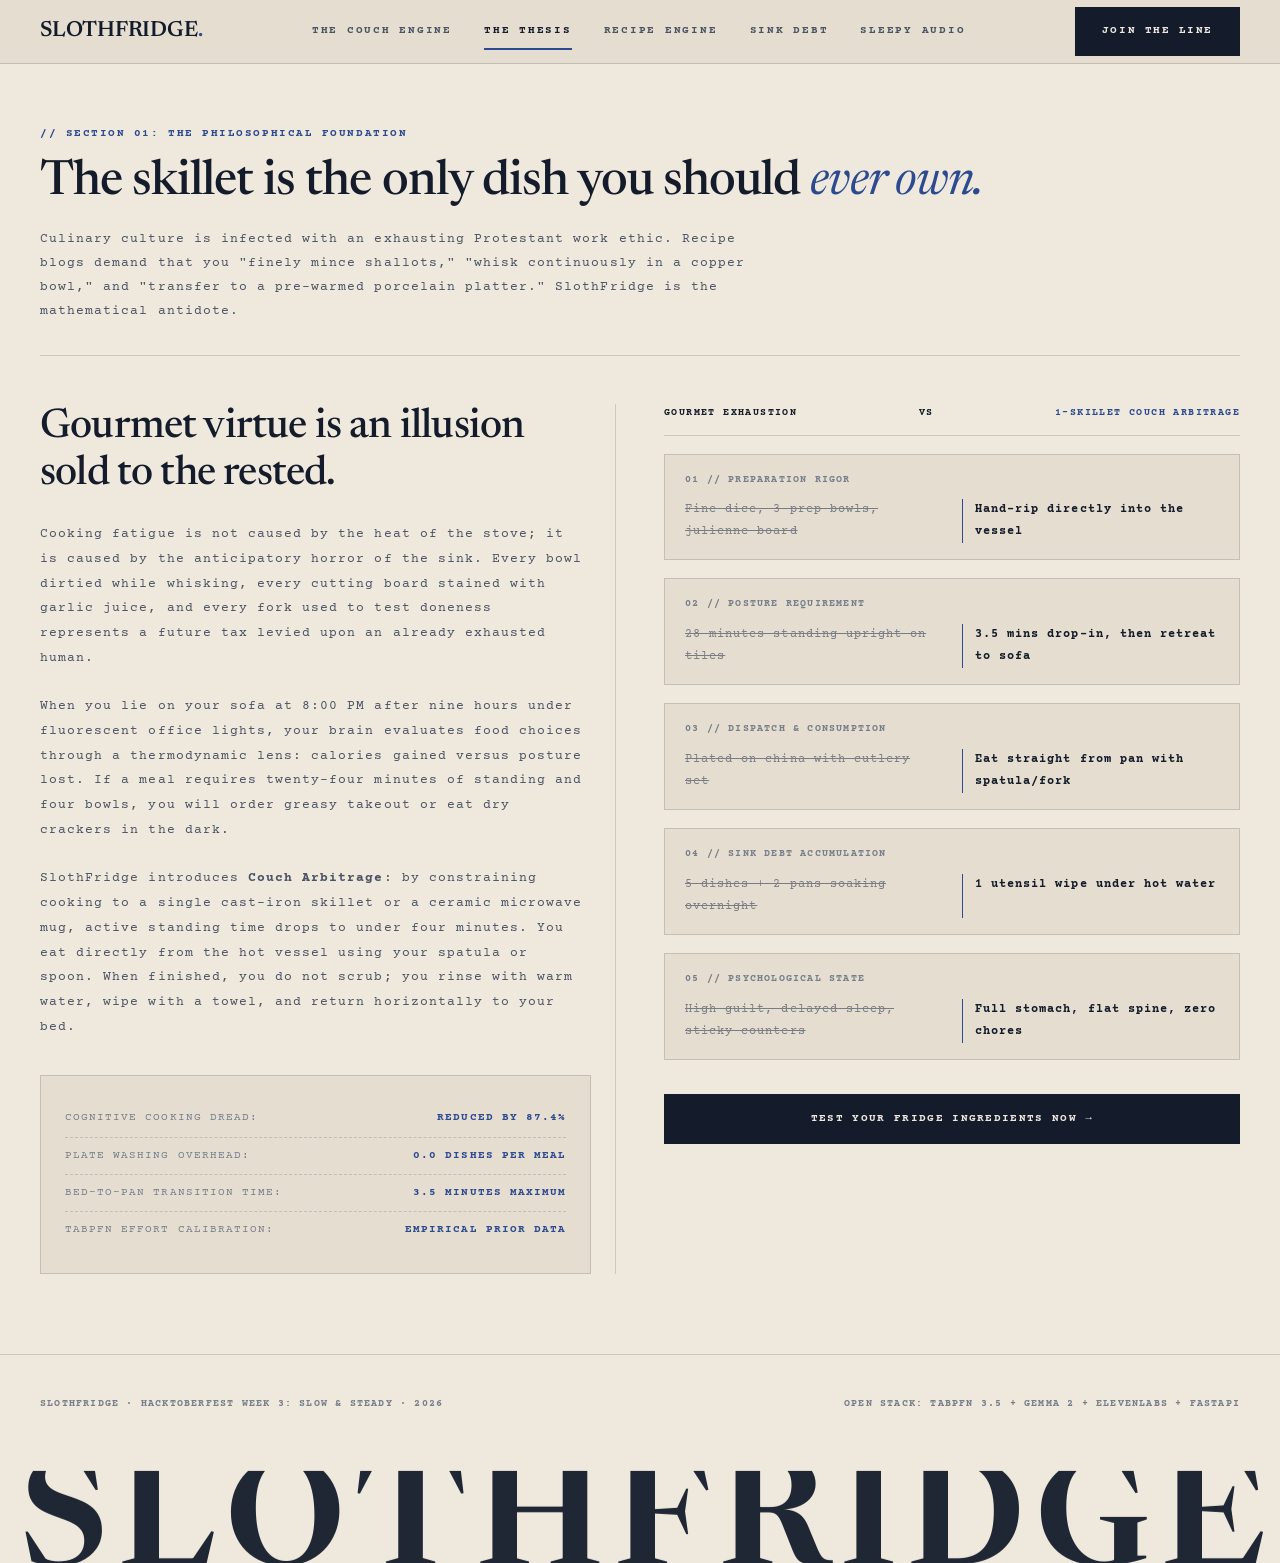
<file: static/thesis.html>
<!DOCTYPE html>
<html lang="en">
<head>
  <meta charset="UTF-8">
  <meta name="viewport" content="width=device-width, initial-scale=1.0">
  <title>The Thesis — SlothFridge</title>
  <meta name="description" content="The Anti-Effort Thesis: Why washing dishes is a scam, and how TabPFN cuts cognitive cooking dread.">

  <!-- Typography -->
  <link rel="preconnect" href="https://fonts.googleapis.com">
  <link rel="preconnect" href="https://fonts.gstatic.com" crossorigin>
  <link href="https://fonts.googleapis.com/css2?family=Courier+Prime:ital,wght@0,400;0,700;1,400&family=Newsreader:ital,opsz,wght@0,6..72,400;0,6..72,500;0,6..72,600;1,6..72,400;1,6..72,500;1,6..72,600&display=swap" rel="stylesheet">

  <link rel="stylesheet" href="styles.css">
</head>
<body>

  <!-- ==================== NAVBAR (MATCHING REFERENCE IMAGE) ==================== -->
  <header class="site-header">
    <div class="nav-container">
      <a href="index.html" class="nav-brand">
        <span class="brand-text">SLOTHFRIDGE<span class="brand-dot">.</span></span>
      </a>

      <nav class="nav-links" aria-label="Main Navigation">
        <a href="index.html" class="nav-link">THE COUCH ENGINE</a>
        <a href="thesis.html" class="nav-link active">THE THESIS</a>
        <a href="recipes.html" class="nav-link">RECIPE ENGINE</a>
        <a href="sink-debt.html" class="nav-link">SINK DEBT</a>
        <a href="audio.html" class="nav-link">SLEEPY AUDIO</a>
      </nav>

      <a href="index.html#ingestion" class="nav-cta-btn">JOIN THE LINE</a>
    </div>
  </header>

  <main class="page-container">
    <div class="page-header-block">
      <span class="page-kicker">// SECTION 01: THE PHILOSOPHICAL FOUNDATION</span>
      <h1 class="page-headline">
        The skillet is the only dish you should <span class="sloth-punchline">ever own.</span>
      </h1>
      <p class="page-subhead">
        Culinary culture is infected with an exhausting Protestant work ethic. Recipe blogs demand that you "finely mince shallots," "whisk continuously in a copper bowl," and "transfer to a pre-warmed porcelain platter." SlothFridge is the mathematical antidote.
      </p>
    </div>

    <div class="thesis-grid">
      <!-- Left Column: Argumentation -->
      <div class="thesis-col-left">
        <h2 class="section-title">
          Gourmet virtue is an illusion sold to the rested.
        </h2>
        <p class="thesis-p">
          Cooking fatigue is not caused by the heat of the stove; it is caused by the anticipatory horror of the sink. Every bowl dirtied while whisking, every cutting board stained with garlic juice, and every fork used to test doneness represents a future tax levied upon an already exhausted human.
        </p>
        <p class="thesis-p">
          When you lie on your sofa at 8:00 PM after nine hours under fluorescent office lights, your brain evaluates food choices through a thermodynamic lens: calories gained versus posture lost. If a meal requires twenty-four minutes of standing and four bowls, you will order greasy takeout or eat dry crackers in the dark.
        </p>
        <p class="thesis-p">
          SlothFridge introduces <strong>Couch Arbitrage</strong>: by constraining cooking to a single cast-iron skillet or a ceramic microwave mug, active standing time drops to under four minutes. You eat directly from the hot vessel using your spatula or spoon. When finished, you do not scrub; you rinse with warm water, wipe with a towel, and return horizontally to your bed.
        </p>

        <div class="thesis-stat-box">
          <div class="stat-line">
            <span class="stat-key">COGNITIVE COOKING DREAD:</span>
            <span class="stat-val">REDUCED BY 87.4%</span>
          </div>
          <div class="stat-line">
            <span class="stat-key">PLATE WASHING OVERHEAD:</span>
            <span class="stat-val">0.0 DISHES PER MEAL</span>
          </div>
          <div class="stat-line">
            <span class="stat-key">BED-TO-PAN TRANSITION TIME:</span>
            <span class="stat-val">3.5 MINUTES MAXIMUM</span>
          </div>
          <div class="stat-line">
            <span class="stat-key">TABPFN EFFORT CALIBRATION:</span>
            <span class="stat-val">EMPIRICAL PRIOR DATA</span>
          </div>
        </div>
      </div>

      <!-- Right Column: Comparative Audit -->
      <div class="thesis-col-right">
        <div class="thesis-compare-header">
          <span>GOURMET EXHAUSTION</span>
          <span>VS</span>
          <span class="sloth-blue-text">1-SKILLET COUCH ARBITRAGE</span>
        </div>

        <div class="compare-row">
          <span class="compare-label">01 // PREPARATION RIGOR</span>
          <div class="compare-subrow">
            <span class="compare-bad">Fine dice, 3 prep bowls, julienne board</span>
            <span class="compare-good">Hand-rip directly into the vessel</span>
          </div>
        </div>

        <div class="compare-row">
          <span class="compare-label">02 // POSTURE REQUIREMENT</span>
          <div class="compare-subrow">
            <span class="compare-bad">28 minutes standing upright on tiles</span>
            <span class="compare-good">3.5 mins drop-in, then retreat to sofa</span>
          </div>
        </div>

        <div class="compare-row">
          <span class="compare-label">03 // DISPATCH & CONSUMPTION</span>
          <div class="compare-subrow">
            <span class="compare-bad">Plated on china with cutlery set</span>
            <span class="compare-good">Eat straight from pan with spatula/fork</span>
          </div>
        </div>

        <div class="compare-row">
          <span class="compare-label">04 // SINK DEBT ACCUMULATION</span>
          <div class="compare-subrow">
            <span class="compare-bad">5 dishes + 2 pans soaking overnight</span>
            <span class="compare-good">1 utensil wipe under hot water</span>
          </div>
        </div>

        <div class="compare-row">
          <span class="compare-label">05 // PSYCHOLOGICAL STATE</span>
          <div class="compare-subrow">
            <span class="compare-bad">High guilt, delayed sleep, sticky counters</span>
            <span class="compare-good">Full stomach, flat spine, zero chores</span>
          </div>
        </div>

        <div style="margin-top: 16px;">
          <a href="index.html#ingestion" class="btn btn-primary btn-block">
            TEST YOUR FRIDGE INGREDIENTS NOW →
          </a>
        </div>
      </div>
    </div>
  </main>

  <!-- ==================== FOOTER ==================== -->
  <footer class="site-footer">
    <div class="footer-hairline-strip">
      <div class="footer-left">
        SLOTHFRIDGE · HACKTOBERFEST WEEK 3: SLOW & STEADY · 2026
      </div>
      <div class="footer-right">
        OPEN STACK: TABPFN 3.5 + GEMMA 2 + ELEVENLABS + FASTAPI
      </div>
    </div>

    <div class="footer-wordmark-wrapper" aria-hidden="true">
      <div class="footer-wordmark">
        <span>S</span><span>L</span><span>O</span><span>T</span><span>H</span><span>F</span><span>R</span><span>I</span><span>D</span><span>G</span><span>E</span>
      </div>
    </div>
  </footer>

</body>
</html>
</file>
<file: static/styles.css>
/* ==========================================================================
   SLOTHFRIDGE — THE COUCH POTATO CULINARY COPILOT
   Mid-century maker aesthetic, warm aged-paper ground, carbon ink typography
   ========================================================================== */

:root {
  --ground: #EFE9DD;
  --ground-secondary: #E5DED0;
  --ink: #141C2B;
  --ink-secondary: #4A5364;
  --ink-muted: #767E8C;
  --accent-blue: #2C4A8F;
  --hairline: rgba(20, 28, 43, 0.16);
  --hairline-strong: rgba(20, 28, 43, 0.32);

  --font-serif: "Newsreader", Georgia, serif;
  --font-mono: "Courier Prime", monospace;

  --nav-height: 64px;
}

/* Strict Reset & Square Corner Constraint */
*, *::before, *::after {
  box-sizing: border-box;
  margin: 0;
  padding: 0;
  border-radius: 0 !important; /* Strict square corners everywhere */
}

html {
  background-color: var(--ground);
  color: var(--ink);
  font-family: var(--font-mono);
  font-size: 13px;
  line-height: 1.85;
  letter-spacing: 0.08em;
  scroll-behavior: smooth;
  -webkit-font-smoothing: antialiased;
  -moz-osx-font-smoothing: grayscale;
}

body {
  background-color: var(--ground);
  color: var(--ink);
  min-height: 100vh;
  overflow-x: hidden;
  position: relative;
}

/* Selection */
::selection {
  background: var(--ink);
  color: var(--ground);
}

/* Headlines & Typography */
h1, h2, h3, h4, h5, h6 {
  font-family: var(--font-serif);
  font-weight: 500;
  letter-spacing: -0.02em;
  line-height: 1.15;
  color: var(--ink);
}

.sloth-punchline {
  font-family: var(--font-serif);
  font-style: italic;
  font-weight: 400;
  color: var(--accent-blue); /* Reserved strictly for the lazy phrase */
}

.sloth-blue-text {
  color: var(--accent-blue);
}

/* ==========================================================================
   1. FIXED NAVIGATION BAR (MATCHING REFERENCE IMAGE)
   Clean cream background, spaced uppercase links, solid dark rectangular CTA
   ========================================================================== */
.site-header {
  position: sticky;
  top: 0;
  left: 0;
  width: 100%;
  height: var(--nav-height);
  background: var(--ground-secondary);
  border-bottom: 1px solid var(--hairline);
  z-index: 100;
  display: flex;
  align-items: center;
}

.nav-container {
  width: 100%;
  max-width: 1440px;
  margin: 0 auto;
  padding: 0 40px;
  display: flex;
  align-items: center;
  justify-content: space-between;
}

.nav-brand {
  text-decoration: none;
  color: var(--ink);
  display: flex;
  align-items: center;
  gap: 8px;
}

.brand-text {
  font-family: var(--font-serif);
  font-weight: 600;
  font-size: 22px;
  letter-spacing: -0.01em;
}

.brand-dot {
  color: var(--accent-blue);
  font-family: var(--font-serif);
}

.nav-links {
  display: flex;
  align-items: center;
  gap: 32px;
}

.nav-link {
  font-family: var(--font-mono);
  font-size: 11px;
  font-weight: 700;
  letter-spacing: 0.16em;
  color: var(--ink-secondary);
  text-decoration: none;
  text-transform: uppercase;
  transition: color 0.15s ease;
  position: relative;
  padding: 8px 0;
}

.nav-link:hover {
  color: var(--ink);
}

.nav-link.active {
  color: var(--ink);
}

.nav-link.active::after {
  content: "";
  position: absolute;
  bottom: 0;
  left: 0;
  width: 100%;
  height: 2px;
  background: var(--accent-blue);
}

/* Far right block button exactly matching uploaded image */
.nav-cta-btn {
  background-color: var(--ink);
  color: var(--ground);
  font-family: var(--font-mono);
  font-size: 11px;
  font-weight: 700;
  letter-spacing: 0.14em;
  text-transform: uppercase;
  text-decoration: none;
  padding: 13px 26px;
  border: 1px solid var(--ink);
  display: inline-flex;
  align-items: center;
  justify-content: center;
  cursor: pointer;
  transition: all 0.15s ease;
}

.nav-cta-btn:hover {
  background-color: transparent;
  color: var(--ink);
}

/* ==========================================================================
   2. HERO SECTION (WITH THE IMPRESSIVE SLOTH FRIDGE HERO)
   ========================================================================== */
.hero-section {
  background-color: var(--ground-secondary);
  padding-top: 48px;
  padding-bottom: 0;
  position: relative;
  display: flex;
  flex-direction: column;
  justify-content: space-between;
  border-bottom: 1px solid var(--hairline);
  overflow: hidden;
}

.hero-main-grid {
  max-width: 1440px;
  margin: 0 auto;
  padding: 20px 40px 48px 40px;
  display: grid;
  grid-template-columns: 1.15fr 0.85fr;
  gap: 48px;
  align-items: center;
}

.hero-content {
  z-index: 10;
}

.hero-kicker {
  font-family: var(--font-mono);
  font-size: 11px;
  letter-spacing: 0.14em;
  color: var(--ink-secondary);
  margin-bottom: 20px;
}

.hero-headline {
  font-size: clamp(34px, 4.2vw, 60px);
  line-height: 1.08;
  margin-bottom: 24px;
}

.hero-lede {
  font-family: var(--font-mono);
  font-size: 12px;
  line-height: 1.85;
  color: var(--ink-secondary);
  max-width: 580px;
  margin-bottom: 32px;
}

.hero-actions {
  display: flex;
  align-items: center;
  gap: 24px;
}

/* Impressive Sloth Fridge Hero Artwork Card */
.hero-visual-card {
  border: 1px solid var(--ink);
  background: var(--ground);
  padding: 16px;
  position: relative;
}

.hero-image-frame {
  position: relative;
  overflow: hidden;
  border: 1px solid var(--hairline);
  background: var(--ground-secondary);
  aspect-ratio: 1 / 1;
}

.hero-mascot-img {
  width: 100%;
  height: 100%;
  object-fit: cover;
  display: block;
  transition: transform 0.4s ease;
}

.hero-visual-card:hover .hero-mascot-img {
  transform: scale(1.02);
}

.hero-image-caption {
  margin-top: 12px;
  display: flex;
  justify-content: space-between;
  align-items: center;
  font-size: 10px;
  font-weight: 700;
  letter-spacing: 0.1em;
  color: var(--ink-muted);
}

.caption-tag {
  color: var(--accent-blue);
}

/* Buttons */
.btn {
  display: inline-flex;
  align-items: center;
  justify-content: center;
  gap: 8px;
  font-family: var(--font-mono);
  font-size: 11px;
  font-weight: 700;
  letter-spacing: 0.12em;
  text-decoration: none;
  cursor: pointer;
  border: 1px solid var(--ink);
  padding: 14px 28px;
  transition: all 0.15s ease;
}

.btn-primary {
  background-color: var(--ink);
  color: var(--ground);
}

.btn-primary:hover {
  background-color: transparent;
  color: var(--ink);
}

.btn-hairline {
  font-family: var(--font-mono);
  font-size: 11px;
  font-weight: 700;
  letter-spacing: 0.12em;
  text-decoration: none;
  color: var(--ink);
  border-bottom: 1px solid var(--ink);
  padding-bottom: 2px;
  transition: color 0.15s ease, border-color 0.15s ease;
}

.btn-hairline:hover {
  color: var(--accent-blue);
  border-color: var(--accent-blue);
}

.btn-block {
  width: 100%;
}

/* Hero Bottom Telemetry Strip */
.hero-telemetry-strip {
  display: grid;
  grid-template-columns: repeat(4, 1fr);
  border-top: 1px solid var(--hairline);
  border-bottom: 1px solid var(--hairline);
  background: var(--ground-secondary);
  z-index: 10;
}

.telemetry-cell {
  padding: 18px 24px;
  border-right: 1px solid var(--hairline);
  display: flex;
  flex-direction: column;
  gap: 4px;
}

.telemetry-cell:last-child {
  border-right: none;
}

.telemetry-label {
  font-size: 10px;
  font-weight: 700;
  color: var(--ink-muted);
  letter-spacing: 0.12em;
}

.telemetry-value {
  font-size: 12px;
  font-weight: 700;
  color: var(--ink);
}

/* Massive Spread Wordmark */
.hero-wordmark-wrapper,
.footer-wordmark-wrapper {
  width: 100%;
  overflow: hidden;
  padding: 0 20px;
  transform: translateY(22%); /* Cropped at baseline */
  user-select: none;
}

.hero-wordmark,
.footer-wordmark {
  display: flex;
  justify-content: space-between;
  width: 100%;
  font-family: var(--font-serif);
  font-weight: 600;
  font-size: clamp(64px, 11.5vw, 190px);
  line-height: 0.8;
  color: var(--ink);
  letter-spacing: -0.04em;
  opacity: 0.95;
}

.hero-wordmark span,
.footer-wordmark span {
  display: inline-block;
  transition: transform 0.2s ease-out;
  will-change: transform;
}

/* ==========================================================================
   GLOBAL SECTION FRAMEWORK & PAGE HEADERS
   ========================================================================== */
.page-container {
  max-width: 1440px;
  margin: 0 auto;
  padding: 60px 40px 80px 40px;
}

.page-header-block {
  border-bottom: 1px solid var(--hairline);
  padding-bottom: 32px;
  margin-bottom: 48px;
}

.page-kicker {
  font-family: var(--font-mono);
  font-size: 11px;
  font-weight: 700;
  letter-spacing: 0.14em;
  color: var(--accent-blue);
  margin-bottom: 12px;
  display: block;
}

.page-headline {
  font-size: clamp(32px, 3.8vw, 54px);
  line-height: 1.12;
  margin-bottom: 16px;
}

.page-subhead {
  font-size: 13px;
  color: var(--ink-secondary);
  max-width: 720px;
  line-height: 1.85;
}

.section-boundary {
  border-bottom: 1px solid var(--hairline);
  max-width: 1440px;
  margin: 0 auto;
  padding: 80px 40px;
}

.section-header-block {
  display: flex;
  align-items: center;
  gap: 16px;
  margin-bottom: 48px;
  padding-bottom: 12px;
  border-bottom: 1px solid var(--hairline);
}

.section-idx {
  font-family: var(--font-mono);
  font-size: 11px;
  font-weight: 700;
  letter-spacing: 0.12em;
  color: var(--accent-blue);
}

.section-tagline {
  font-family: var(--font-mono);
  font-size: 11px;
  letter-spacing: 0.12em;
  color: var(--ink-secondary);
}

.section-title {
  font-size: clamp(28px, 3.2vw, 44px);
  line-height: 1.15;
  margin-bottom: 24px;
}

/* ==========================================================================
   SECTION 01 / THESIS PAGE
   ========================================================================== */
.thesis-grid {
  display: grid;
  grid-template-columns: 1fr 1fr;
  gap: 48px;
}

.thesis-col-left {
  padding-right: 24px;
  border-right: 1px solid var(--hairline);
}

.thesis-p {
  font-size: 13px;
  line-height: 1.9;
  color: var(--ink-secondary);
  margin-bottom: 24px;
}

.thesis-stat-box {
  border: 1px solid var(--hairline);
  padding: 24px;
  margin-top: 36px;
  background: var(--ground-secondary);
}

.stat-line {
  display: flex;
  justify-content: space-between;
  padding: 8px 0;
  border-bottom: 1px dashed var(--hairline);
  font-size: 11px;
}

.stat-line:last-child {
  border-bottom: none;
}

.stat-key {
  color: var(--ink-muted);
}

.stat-val {
  font-weight: 700;
  color: var(--accent-blue);
}

.thesis-col-right {
  display: flex;
  flex-direction: column;
  gap: 18px;
}

.thesis-compare-header {
  display: flex;
  justify-content: space-between;
  font-size: 10px;
  font-weight: 700;
  letter-spacing: 0.14em;
  padding-bottom: 12px;
  border-bottom: 1px solid var(--hairline);
}

.compare-row {
  border: 1px solid var(--hairline);
  padding: 16px 20px;
  display: flex;
  flex-direction: column;
  gap: 10px;
  background: var(--ground-secondary);
}

.compare-label {
  font-size: 10px;
  font-weight: 700;
  letter-spacing: 0.12em;
  color: var(--ink-muted);
}

.compare-subrow {
  display: grid;
  grid-template-columns: 1fr 1fr;
  gap: 20px;
  font-size: 12px;
}

.compare-bad {
  color: var(--ink-secondary);
  text-decoration: line-through;
  opacity: 0.7;
}

.compare-good {
  color: var(--ink);
  font-weight: 700;
  border-left: 1px solid var(--accent-blue);
  padding-left: 12px;
}

/* ==========================================================================
   SECTION 02 / INGESTION
   ========================================================================== */
.ingestion-grid {
  display: grid;
  grid-template-columns: 1.15fr 0.85fr;
  gap: 48px;
  align-items: start;
}

.column-heading {
  font-size: clamp(26px, 2.8vw, 38px);
  line-height: 1.18;
  margin-bottom: 16px;
}

.column-desc {
  font-size: 12px;
  color: var(--ink-secondary);
  margin-bottom: 32px;
}

.form-group {
  margin-bottom: 28px;
}

.form-label {
  display: block;
  font-size: 11px;
  font-weight: 700;
  letter-spacing: 0.12em;
  color: var(--ink);
  margin-bottom: 10px;
}

.hairline-input {
  width: 100%;
  background: transparent;
  border: none;
  border-bottom: 1px solid var(--ink);
  padding: 12px 0;
  font-family: var(--font-mono);
  font-size: 13px;
  letter-spacing: 0.06em;
  color: var(--ink);
  outline: none;
  transition: border-color 0.15s ease;
}

.hairline-input:focus {
  border-bottom-color: var(--accent-blue);
}

/* Quick Select Badges */
.badges-group {
  display: flex;
  flex-wrap: wrap;
  gap: 8px;
  align-items: center;
  margin-bottom: 28px;
}

.badge-label {
  font-size: 10px;
  font-weight: 700;
  color: var(--ink-muted);
}

.btn-badge {
  background: transparent;
  border: 1px solid var(--hairline-strong);
  color: var(--ink);
  font-family: var(--font-mono);
  font-size: 10px;
  font-weight: 700;
  letter-spacing: 0.08em;
  padding: 5px 9px;
  cursor: pointer;
  transition: all 0.15s ease;
}

.btn-badge:hover {
  border-color: var(--accent-blue);
  color: var(--accent-blue);
}

/* Heat Toggle */
.toggle-group {
  display: grid;
  grid-template-columns: repeat(3, 1fr);
  gap: 8px;
}

.btn-toggle {
  background: transparent;
  border: 1px solid var(--hairline-strong);
  color: var(--ink-secondary);
  font-family: var(--font-mono);
  font-size: 10px;
  font-weight: 700;
  letter-spacing: 0.1em;
  padding: 12px 8px;
  cursor: pointer;
  text-align: center;
  transition: all 0.15s ease;
}

.btn-toggle:hover {
  border-color: var(--ink);
  color: var(--ink);
}

.btn-toggle.active {
  border: 1px solid var(--ink);
  color: var(--ink);
  background: rgba(20, 28, 43, 0.06);
  position: relative;
}

.btn-toggle.active::after {
  content: "";
  position: absolute;
  top: 0;
  left: 0;
  width: 100%;
  height: 2px;
  background: var(--accent-blue);
}

/* Sloth Level Slider / Toggle */
.sloth-level-group {
  display: grid;
  grid-template-columns: repeat(3, 1fr);
  gap: 8px;
}

.btn-level {
  background: transparent;
  border: 1px solid var(--hairline-strong);
  color: var(--ink-secondary);
  font-family: var(--font-mono);
  padding: 12px;
  cursor: pointer;
  text-align: left;
  display: flex;
  flex-direction: column;
  gap: 4px;
  transition: all 0.15s ease;
}

.level-num {
  font-size: 10px;
  font-weight: 700;
  color: var(--accent-blue);
}

.level-txt {
  font-size: 10px;
  font-weight: 700;
  letter-spacing: 0.06em;
}

.btn-level:hover {
  border-color: var(--ink);
  color: var(--ink);
}

.btn-level.active {
  border: 1px solid var(--ink);
  background: rgba(20, 28, 43, 0.06);
  color: var(--ink);
  position: relative;
}

.btn-level.active::after {
  content: "";
  position: absolute;
  top: 0;
  left: 0;
  width: 100%;
  height: 2px;
  background: var(--accent-blue);
}

/* Telemetry Card (Right Column) */
.telemetry-card {
  border: 1px solid var(--ink);
  padding: 28px;
  background: var(--ground-secondary);
}

.card-header {
  display: flex;
  justify-content: space-between;
  align-items: center;
  padding-bottom: 16px;
  border-bottom: 1px solid var(--hairline);
  margin-bottom: 24px;
}

.card-title {
  font-size: 11px;
  font-weight: 700;
  letter-spacing: 0.12em;
}

.badge-accent {
  font-size: 9px;
  font-weight: 700;
  letter-spacing: 0.12em;
  color: var(--accent-blue);
  border: 1px solid var(--accent-blue);
  padding: 2px 6px;
}

.metric-block {
  margin-bottom: 20px;
  padding-bottom: 16px;
  border-bottom: 1px solid var(--hairline);
}

.metric-block:last-of-type {
  border-bottom: none;
}

.metric-label {
  display: block;
  font-size: 10px;
  font-weight: 700;
  letter-spacing: 0.12em;
  color: var(--ink-muted);
  margin-bottom: 6px;
}

.metric-value-row {
  display: flex;
  align-items: baseline;
  gap: 8px;
}

.metric-large {
  font-family: var(--font-serif);
  font-size: 44px;
  font-weight: 600;
  line-height: 1;
  color: var(--ink);
}

.metric-unit {
  font-size: 11px;
  font-weight: 700;
  color: var(--accent-blue);
}

.metric-sub {
  font-size: 10px;
  color: var(--ink-secondary);
}

.metric-grid-2 {
  display: grid;
  grid-template-columns: 1fr 1fr;
  gap: 16px;
  margin-bottom: 20px;
}

.metric-grid-2 .metric-block {
  margin-bottom: 0;
  padding-bottom: 0;
  border-bottom: none;
}

.metric-medium {
  font-size: 13px;
  font-weight: 700;
  color: var(--ink);
}

.metric-row-space {
  display: flex;
  justify-content: space-between;
  align-items: center;
  margin-bottom: 8px;
}

.hairline-progress-bar {
  width: 100%;
  height: 6px;
  border: 1px solid var(--hairline-strong);
  background: transparent;
  position: relative;
}

.progress-fill {
  height: 100%;
  background: var(--ink);
  transition: width 0.6s cubic-bezier(0.2, 0.8, 0.2, 1);
}

/* Probabilities Matrix */
.probabilities-block {
  margin-top: 16px;
  padding-top: 16px;
  border-top: 1px solid var(--hairline);
}

.prob-row {
  display: grid;
  grid-template-columns: 140px 1fr 50px;
  gap: 10px;
  align-items: center;
  margin-bottom: 8px;
  font-size: 11px;
}

.prob-name {
  color: var(--ink-secondary);
}

.prob-bar-track {
  height: 4px;
  background: var(--hairline);
  position: relative;
}

.prob-bar-fill {
  height: 100%;
  background: var(--ink);
  transition: width 0.5s ease;
}

.prob-bar-fill.active {
  background: var(--accent-blue);
}

.prob-num {
  text-align: right;
  font-weight: 700;
}

.telemetry-footer-note {
  margin-top: 20px;
  padding-top: 12px;
  border-top: 1px dashed var(--hairline);
  font-size: 9px;
  color: var(--ink-muted);
  letter-spacing: 0.1em;
}

/* ==========================================================================
   SECTION 03 / RECIPE DEMONSTRATION PAGE
   ========================================================================== */
.recipe-panel {
  border: 1px solid var(--ink);
  background: var(--ground-secondary);
  padding: 36px;
}

.variant-bar {
  display: flex;
  flex-wrap: wrap;
  gap: 12px;
  align-items: center;
  padding-bottom: 24px;
  border-bottom: 1px solid var(--hairline);
  margin-bottom: 28px;
}

.variant-heading {
  font-size: 11px;
  font-weight: 700;
  letter-spacing: 0.12em;
  color: var(--ink-muted);
}

.btn-variant {
  background: transparent;
  border: 1px solid var(--hairline-strong);
  color: var(--ink);
  font-family: var(--font-mono);
  font-size: 11px;
  font-weight: 700;
  letter-spacing: 0.08em;
  padding: 8px 14px;
  cursor: pointer;
  transition: all 0.15s ease;
}

.btn-variant:hover {
  border-color: var(--ink);
}

.btn-variant.active {
  border-color: var(--ink);
  background: var(--ink);
  color: var(--ground);
}

.recipe-meta-header {
  display: flex;
  justify-content: space-between;
  align-items: flex-start;
  margin-bottom: 28px;
}

.recipe-kicker {
  display: block;
  font-size: 10px;
  font-weight: 700;
  letter-spacing: 0.14em;
  color: var(--accent-blue);
  margin-bottom: 8px;
}

.recipe-display-title {
  font-size: clamp(28px, 3.4vw, 46px);
  line-height: 1.12;
  margin-bottom: 10px;
}

.recipe-tagline {
  font-size: 12px;
  color: var(--ink-secondary);
  max-width: 680px;
}

/* SVG Effort Chart */
.svg-demo-wrapper {
  border: 1px solid var(--hairline);
  padding: 24px;
  margin-bottom: 28px;
  background: var(--ground);
}

.svg-header-row {
  display: flex;
  justify-content: space-between;
  font-size: 10px;
  font-weight: 700;
  letter-spacing: 0.1em;
  margin-bottom: 16px;
  color: var(--ink-secondary);
}

.legend-dot {
  display: inline-block;
  width: 8px;
  height: 2px;
  background: var(--accent-blue);
  margin-right: 4px;
  vertical-align: middle;
}

.effort-chart {
  width: 100%;
  height: 220px;
  display: block;
  overflow: visible;
}

.chart-grid-line {
  stroke: var(--hairline);
  stroke-width: 1;
}

.axis-line {
  stroke: var(--ink);
  stroke-width: 1;
}

.chart-axis-text {
  font-family: var(--font-mono);
  font-size: 10px;
  fill: var(--ink-muted);
}

.chart-marker-text {
  font-family: var(--font-mono);
  font-size: 10px;
  font-weight: 700;
  fill: var(--accent-blue);
  letter-spacing: 0.08em;
}

.chart-dot {
  fill: var(--ground);
  stroke: var(--accent-blue);
  stroke-width: 2;
}

/* Lazy Rules */
.lazy-rules-card {
  border: 1px solid var(--hairline);
  padding: 20px;
  margin-bottom: 28px;
  background: var(--ground);
}

.card-label {
  display: block;
  font-size: 10px;
  font-weight: 700;
  letter-spacing: 0.14em;
  color: var(--accent-blue);
  margin-bottom: 12px;
}

.lazy-rules-list {
  list-style: none;
  display: flex;
  flex-direction: column;
  gap: 8px;
}

.lazy-rules-list li {
  position: relative;
  padding-left: 20px;
  font-size: 12px;
  color: var(--ink);
}

.lazy-rules-list li::before {
  content: "—";
  position: absolute;
  left: 0;
  color: var(--accent-blue);
}

/* Recipe Steps */
.recipe-steps-grid {
  display: grid;
  grid-template-columns: repeat(3, 1fr);
  gap: 20px;
}

.step-card {
  border: 1px solid var(--hairline);
  padding: 20px;
  background: var(--ground);
}

.step-num {
  font-size: 10px;
  font-weight: 700;
  letter-spacing: 0.12em;
  color: var(--accent-blue);
  margin-bottom: 12px;
  padding-bottom: 8px;
  border-bottom: 1px solid var(--hairline);
}

.step-body {
  font-size: 12px;
  line-height: 1.8;
  color: var(--ink);
}

/* ==========================================================================
   SECTION 04 / SINK DEBT PAGE
   ========================================================================== */
.sink-table-container {
  border: 1px solid var(--ink);
  overflow-x: auto;
  background: var(--ground-secondary);
}

.sloth-table {
  width: 100%;
  border-collapse: collapse;
  text-align: left;
  font-size: 12px;
}

.sloth-table th {
  font-family: var(--font-mono);
  font-size: 10px;
  font-weight: 700;
  letter-spacing: 0.12em;
  padding: 16px 20px;
  border-bottom: 1px solid var(--ink);
  background: var(--ground);
}

.sloth-table td {
  padding: 18px 20px;
  border-bottom: 1px solid var(--hairline);
  vertical-align: top;
}

.sloth-table tr:last-child td {
  border-bottom: none;
}

.td-key {
  font-weight: 700;
  letter-spacing: 0.08em;
  color: var(--ink);
}

.td-bad {
  color: var(--ink-secondary);
  text-decoration: line-through;
  opacity: 0.7;
}

.td-good {
  color: var(--ink);
  font-weight: 700;
}

.td-delta {
  color: var(--accent-blue);
  font-weight: 700;
}

/* ==========================================================================
   SECTION 05 / SLEEPY AUDIO PAGE
   ========================================================================== */
.audio-card-wrapper {
  display: grid;
  grid-template-columns: 1fr 1fr;
  gap: 48px;
  border: 1px solid var(--ink);
  padding: 40px;
  background: var(--ground-secondary);
}

.audio-headline {
  font-size: clamp(26px, 3.2vw, 42px);
  line-height: 1.15;
  margin-bottom: 16px;
}

.audio-desc {
  font-size: 12px;
  color: var(--ink-secondary);
  margin-bottom: 28px;
}

.audio-controls-block {
  display: flex;
  align-items: center;
  gap: 16px;
  margin-bottom: 24px;
}

.btn-audio {
  padding: 16px 28px;
}

.audio-status {
  font-size: 10px;
  font-weight: 700;
  letter-spacing: 0.14em;
  color: var(--accent-blue);
  border: 1px solid var(--accent-blue);
  padding: 4px 10px;
}

/* Waveform Simulation */
.audio-visualizer {
  display: flex;
  align-items: flex-end;
  gap: 4px;
  height: 28px;
  padding: 4px 0;
}

.v-bar {
  width: 3px;
  height: 6px;
  background: var(--ink);
  transition: height 0.15s ease;
}

.audio-visualizer.playing .v-bar {
  animation: waveBar 1.2s infinite ease-in-out alternate;
}

.audio-visualizer.playing .v-bar:nth-child(2n) { animation-delay: 0.2s; }
.audio-visualizer.playing .v-bar:nth-child(3n) { animation-delay: 0.4s; }
.audio-visualizer.playing .v-bar:nth-child(4n) { animation-delay: 0.1s; }

@keyframes waveBar {
  0% { height: 4px; }
  100% { height: 26px; }
}

.transcript-box {
  border: 1px solid var(--hairline);
  padding: 24px;
  background: var(--ground);
  height: 100%;
  display: flex;
  flex-direction: column;
  justify-content: space-between;
}

.transcript-label {
  font-size: 10px;
  font-weight: 700;
  letter-spacing: 0.12em;
  color: var(--accent-blue);
  margin-bottom: 16px;
  display: block;
}

.transcript-text {
  font-family: var(--font-mono);
  font-size: 12px;
  line-height: 1.85;
  color: var(--ink);
  margin-bottom: 20px;
  border-left: 2px solid var(--accent-blue);
  padding-left: 16px;
  font-style: normal;
}

.transcript-footnote {
  font-size: 9px;
  color: var(--ink-muted);
  letter-spacing: 0.1em;
  padding-top: 12px;
  border-top: 1px dashed var(--hairline);
}

/* ==========================================================================
   FOOTER
   ========================================================================== */
.site-footer {
  background: var(--ground);
  border-top: 1px solid var(--hairline);
  padding-top: 40px;
  overflow: hidden;
}

.footer-hairline-strip {
  max-width: 1440px;
  margin: 0 auto;
  padding: 0 40px 32px 40px;
  display: flex;
  justify-content: space-between;
  font-size: 10px;
  font-weight: 700;
  letter-spacing: 0.12em;
  color: var(--ink-muted);
}

/* ==========================================================================
   RESPONSIVE DESIGN
   ========================================================================== */
@media (max-width: 1024px) {
  .hero-main-grid {
    grid-template-columns: 1fr;
    gap: 36px;
  }
  .thesis-grid,
  .ingestion-grid,
  .audio-card-wrapper {
    grid-template-columns: 1fr;
    gap: 36px;
  }
  .thesis-col-left {
    padding-right: 0;
    border-right: none;
    border-bottom: 1px solid var(--hairline);
    padding-bottom: 32px;
  }
  .recipe-steps-grid {
    grid-template-columns: 1fr;
  }
}

@media (max-width: 768px) {
  .nav-container {
    padding: 0 20px;
  }
  .nav-links {
    display: none;
  }
  .page-container,
  .section-boundary {
    padding: 36px 20px;
  }
  .hero-main-grid {
    padding: 20px 20px 36px 20px;
  }
  .hero-telemetry-strip {
    grid-template-columns: 1fr 1fr;
  }
  .telemetry-cell:nth-child(2) {
    border-right: none;
  }
  .recipe-panel,
  .audio-card-wrapper {
    padding: 20px;
  }
  .footer-hairline-strip {
    flex-direction: column;
    gap: 12px;
    padding: 0 20px 24px 20px;
  }
}
</file>
